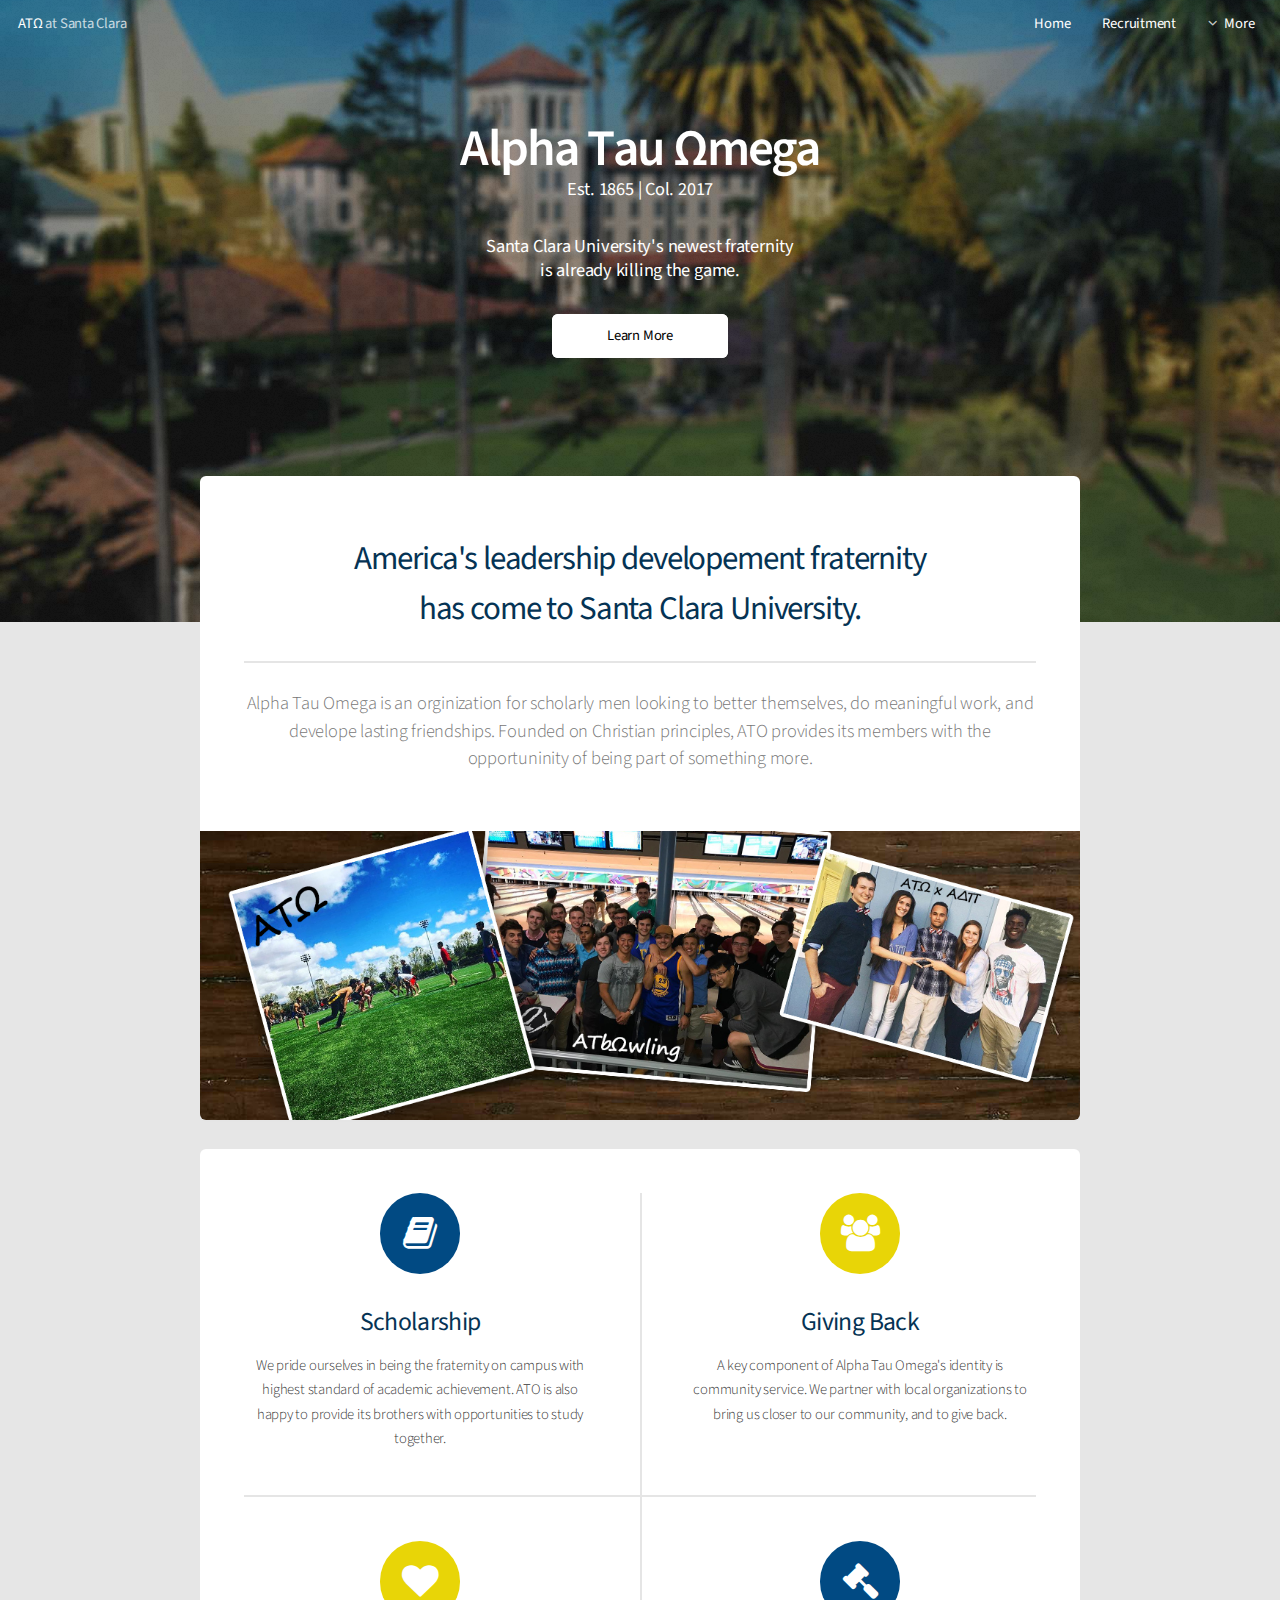
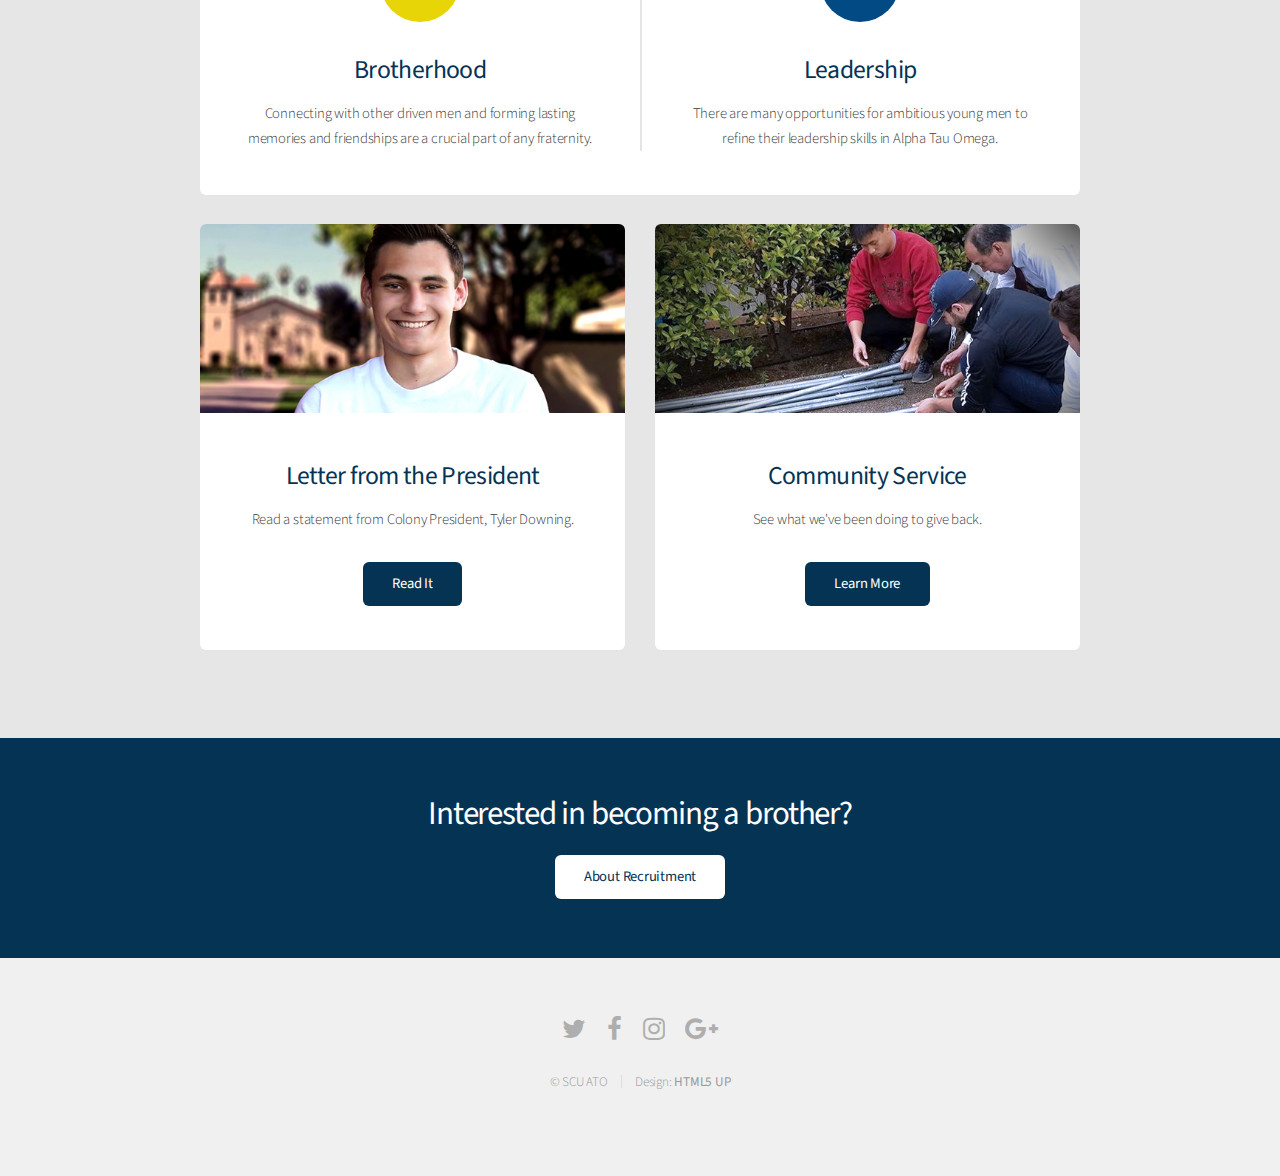
<file: index.html>
<!DOCTYPE HTML>
<!--
	Alpha by HTML5 UP
	html5up.net | @ajlkn
	Free for personal and commercial use under the CCA 3.0 license (html5up.net/license)
-->
<html>
	<head>
		<link rel="shortcut icon" href="/favicon.ico" type="image/x-icon">
		<link rel="icon" href="/favicon.ico" type="image/x-icon">
		<title>Alpha Tau Omega</title>
		<meta charset="utf-8" />
		<meta name="viewport" content="width=device-width, initial-scale=1" />
		<!--[if lte IE 8]><script src="assets/js/ie/html5shiv.js"></script><![endif]-->
		<link rel="stylesheet" href="assets/css/main.css" />
		<!--[if lte IE 8]><link rel="stylesheet" href="assets/css/ie8.css" /><![endif]-->
	</head>
	<body class="landing">
		<div id="page-wrapper">

			<!-- Header -->
				<header id="header" class="alt">
					<h1><a href="index.html">ΑΤΩ</a> at Santa Clara</h1>
					<nav id="nav">
						<ul>
							<li><a href="index.html">Home</a></li>
							<li><a href="recruitment.html">Recruitment</a></li>
							<li>
								<a href="#" class="icon fa-angle-down">More</a>
								<ul>
									<li><a href="letter.html">President's Letter</a></li>
									<li><a href="creed.html">The Creed</a></li>
									<li><a href="service.html">Community Service</a></li>
								</ul>
							</li>
							<!-- <li><a href="recruitment.html" class="button">Recruitment</a></li> -->
						</ul>
					</nav>
				</header>

			<!-- Banner -->
				<section id="banner">
					<h2>Αlpha Τau Ωmega</h2>
					
					<p>
						Est. 1865 | Col. 2017
					</p>
					<p>
						Santa Clara University's newest fraternity
						</br>
						is already killing the game.
					</p>
					<ul class="actions">
						<li><a href="letter.html" class="button special">Learn More</a></li>
					</ul>
				</section>

			<!-- Main -->
				<section id="main" class="container">

					<section class="box special">
						<header class="major">
							<h2>
							America's leadership developement fraternity
							<br />
							has come to Santa Clara University.
							</h2>
							<p>Alpha Tau Omega is an orginization for scholarly men looking to better themselves, do meaningful work,
							and develope lasting friendships. Founded on Christian principles, ATO provides its members with the
							opportuninity of being part of something more.</p>
						</header>
						<span class="image featured"><img src="images/banner_collage.jpg" alt="" /></span>
					</section>

					<section class="box special features">
						<div class="features-row">
							<section>
								<span class="icon major fa-book accent1"></span>
								<h3>Scholarship</h3>
								<p>We pride ourselves in being the fraternity on campus with highest standard of academic achievement. ATO is also happy to provide its brothers with opportunities to study together.</p>
							</section>
							<section>
								<span class="icon major fa-users accent2"></span>
								<h3>Giving Back</h3>
								<p>A key component of Alpha Tau Omega's identity is community service. We partner with local organizations to bring us closer to our community, and to give back.</p>
							</section>
						</div>
						<div class="features-row">
							<section>
								<span class="icon major fa-heart accent2"></span>
								<h3>Brotherhood</h3>
								<p>Connecting with other driven men and forming lasting memories and friendships are a crucial part of any fraternity.</p>
							</section>
							<section>
								<span class="icon major fa-gavel accent1"></span>
								<h3>Leadership</h3>
								<p>There are many opportunities for ambitious young men to refine their leadership skills in Alpha Tau Omega.</p>
							</section>
						</div>
					</section>

					<div class="row">
						<div class="6u 12u(narrower)">

							<section class="box special">
								<span class="image featured"><img src="images/smban_tyler.jpg" alt="" /></span>
								<h3>Letter from the President</h3>
								<p>Read a statement from Colony President, Tyler Downing.</p>
								<ul class="actions">
									<li><a href="letter.html" class="button">Read It</a></li>
								</ul>
							</section>

						</div>
						<div class="6u 12u(narrower)">

							<section class="box special">
								<span class="image featured"><img src="images/smban_service.jpg" alt="" /></span>
								<h3>Community Service</h3>
								<p>See what we've been doing to give back.</p>
								<ul class="actions">
									<li><a href="service.html" class="button">Learn More</a></li>
								</ul>
							</section>

						</div>
					</div>

				</section>

			<!-- CTA -->
				<section id="cta">

					<h2>Interested in becoming a brother?</h2>
					<!-- <p>Submit your email below to get in touch with our recruitment committee.</p> -->
					<a href="recruitment.html" class="button">About Recruitment</a>
					<!-- <form>
						<div class="row uniform 50%">
							<div class="8u 12u(mobilep)">
								<input type="email" name="email" id="email" placeholder="Email Address" />
							</div>
							<div class="4u 12u(mobilep)">
								<input type="submit" value="Sign Up" class="fit" />
							</div>
						</div>
					</form> -->

				</section>

			<!-- Footer -->
				<footer id="footer">
					<ul class="icons">
						<li><a href="https://twitter.com/scu_ato" class="icon fa-twitter"><span class="label">Twitter</span></a></li>
						<li><a href="https://www.facebook.com/SCUATO/" class="icon fa-facebook"><span class="label">Facebook</span></a></li>
						<li><a href="http://www.instagram.com/scu_ato" class="icon fa-instagram"><span class="label">Instagram</span></a></li>
						<li><a href="#" class="icon fa-google-plus"><span class="label">Google+</span></a></li>
					</ul>
					<ul class="copyright">
						<li>&copy; SCU ATO</li><li>Design: <a href="http://html5up.net">HTML5 UP</a></li>
					</ul>
				</footer>

		</div>

		<!-- Scripts -->
			<script src="assets/js/jquery.min.js"></script>
			<script src="assets/js/jquery.dropotron.min.js"></script>
			<script src="assets/js/jquery.scrollgress.min.js"></script>
			<script src="assets/js/skel.min.js"></script>
			<script src="assets/js/util.js"></script>
			<!--[if lte IE 8]><script src="assets/js/ie/respond.min.js"></script><![endif]-->
			<script src="assets/js/main.js"></script>

	</body>
</html>
</file>
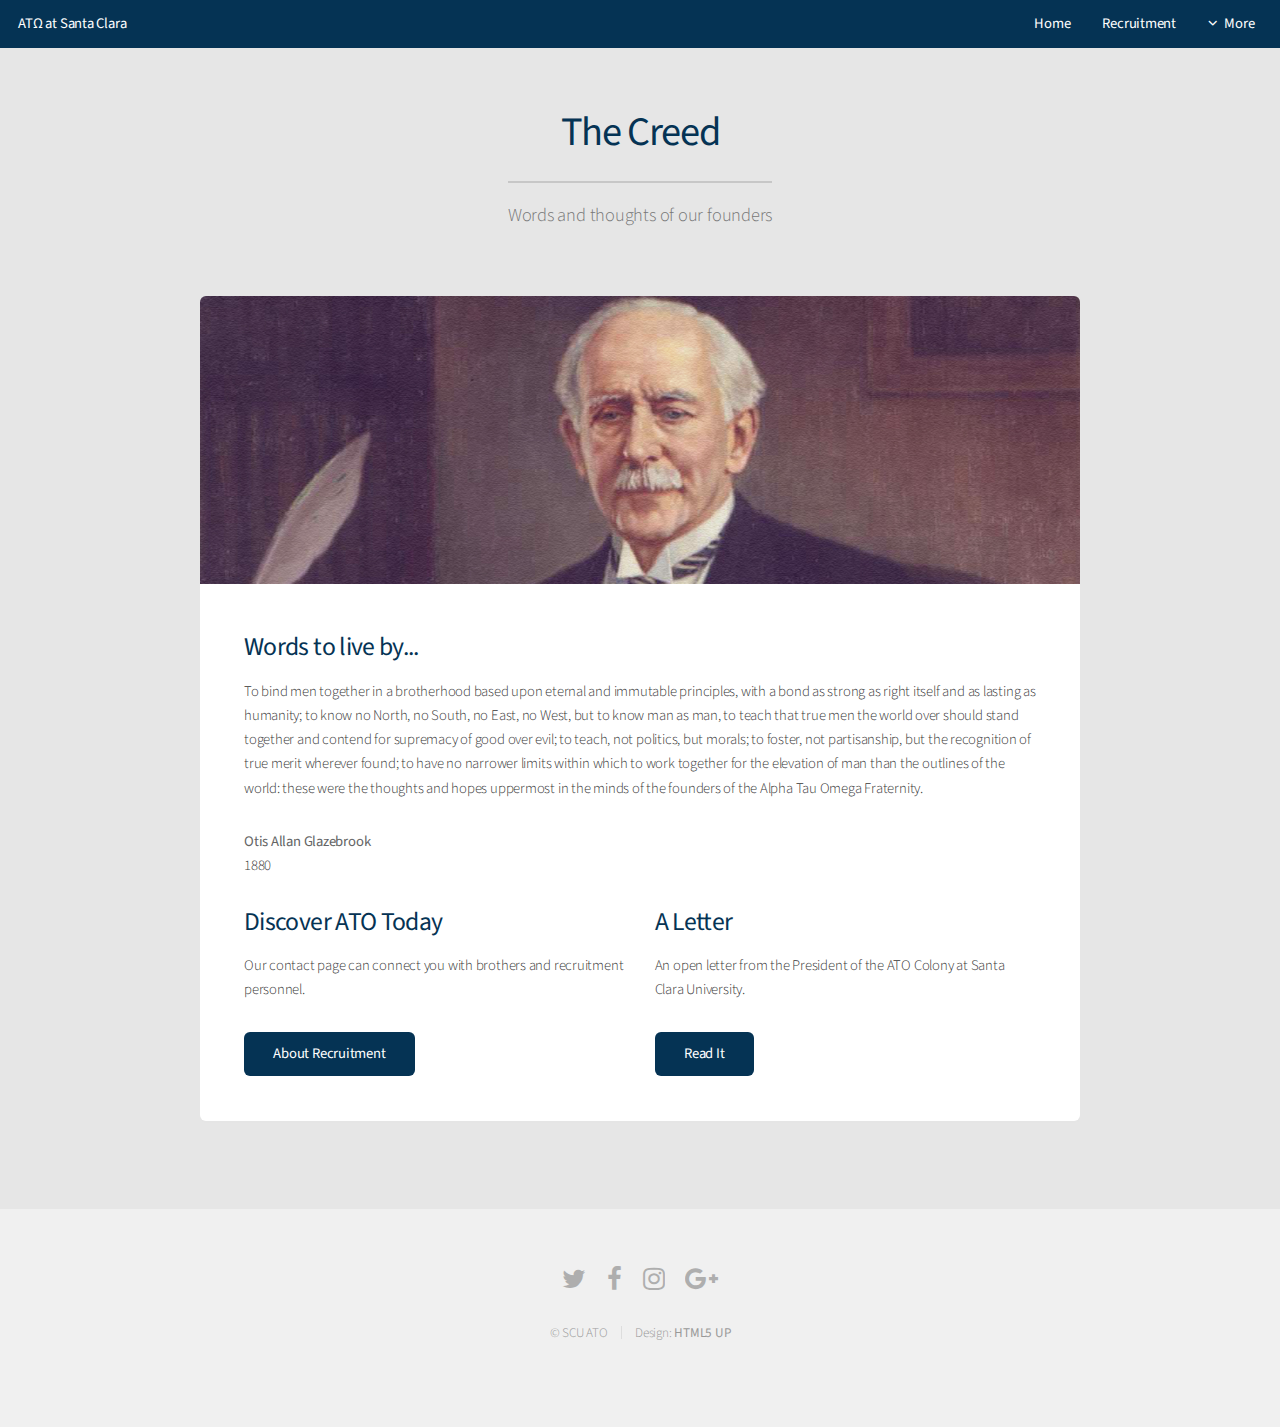
<file: creed.html>
<!DOCTYPE HTML>
<!--
	Alpha by HTML5 UP
	html5up.net | @ajlkn
	Free for personal and commercial use under the CCA 3.0 license (html5up.net/license)
-->
<html>
	<head>
		<link rel="shortcut icon" href="images/favicon.ico" type="image/x-icon">
		<link rel="icon" href="images/favicon.ico" type="image/x-icon">
		<title>The Creed - ΑΤΩ</title>
		<meta charset="utf-8" />
		<meta name="viewport" content="width=device-width, initial-scale=1" />
		<!--[if lte IE 8]><script src="assets/js/ie/html5shiv.js"></script><![endif]-->
		<link rel="stylesheet" href="assets/css/main.css" />
		<!--[if lte IE 8]><link rel="stylesheet" href="assets/css/ie8.css" /><![endif]-->
	</head>
	<body>
		<div id="page-wrapper">

			<!-- Header -->
				<header id="header">
					<h1><a href="index.html">ΑΤΩ</a> at Santa Clara</h1>
					<nav id="nav">
						<ul>
							<li><a href="index.html">Home</a></li>
							<li><a href="recruitment.html">Recruitment</a></li>
							<li>
								<a href="#" class="icon fa-angle-down">More</a>
								<ul>
									<li><a href="letter.html">President's Letter</a></li>
									<li><a href="creed.html">The Creed</a></li>
									<li><a href="service.html">Community Service</a></li>
								</ul>
							</li>
							<!-- <li><a href="recruitment.html" class="button">Recruitment</a></li> -->
						</ul>
					</nav>
				</header>


			<!-- Main -->
				<section id="main" class="container">
					<header>
						<h2>The Creed</h2>
						<p>Words and thoughts of our founders</p>
					</header>
					<div class="box">
						<span class="image featured"><img src="images/banner_oag.jpg" alt=""/></span>
						<h3>Words to live by...</h3>
						<p>To bind men together in a brotherhood based upon eternal and immutable principles, with a bond as strong as right itself and as lasting as humanity; to know no North, no South, no East, no West, but to know man as man, to teach that true men the world over should stand together and contend for supremacy of good over evil; to teach, not politics, but morals; to foster, not partisanship, but the recognition of true merit wherever found; to have no narrower limits within which to work together for the elevation of man than the outlines of the world: these were the thoughts and hopes uppermost in the minds of the founders of the Alpha Tau Omega Fraternity.</p>
						<b>Otis Allan Glazebrook</b>
						</br>
						1880
						</br></br>
						<div class="row">
							<div class="6u 12u(mobilep)">
								<h3>Discover ATO Today</h3>
								<p>Our contact page can connect you with brothers and recruitment personnel.</p>
								<a href="recruitment.html" class="button">About Recruitment</a>
							</div>
							<div class="6u 12u(mobilep)">
								<h3>A Letter</h3>
								<p>An open letter from the President of the ATO Colony at Santa Clara University.</p>
								<a href="letter.html" class="button">Read It</a>
							</div>
						</div>
					</div>
				</section>

			<!-- Footer -->
				<footer id="footer">
					<ul class="icons">
						<li><a href="https://twitter.com/scu_ato" class="icon fa-twitter"><span class="label">Twitter</span></a></li>
						<li><a href="https://www.facebook.com/SCUATO/" class="icon fa-facebook"><span class="label">Facebook</span></a></li>
						<li><a href="http://www.instagram.com/scu_ato" class="icon fa-instagram"><span class="label">Instagram</span></a></li>
						<li><a href="#" class="icon fa-google-plus"><span class="label">Google+</span></a></li>
					</ul>
					<ul class="copyright">
						<li>&copy; SCU ATO</li><li>Design: <a href="http://html5up.net">HTML5 UP</a></li>
					</ul>
				</footer>

		</div>

		<!-- Scripts -->
			<script src="assets/js/jquery.min.js"></script>
			<script src="assets/js/jquery.dropotron.min.js"></script>
			<script src="assets/js/jquery.scrollgress.min.js"></script>
			<script src="assets/js/skel.min.js"></script>
			<script src="assets/js/util.js"></script>
			<!--[if lte IE 8]><script src="assets/js/ie/respond.min.js"></script><![endif]-->
			<script src="assets/js/main.js"></script>

	</body>
</html>
</file>
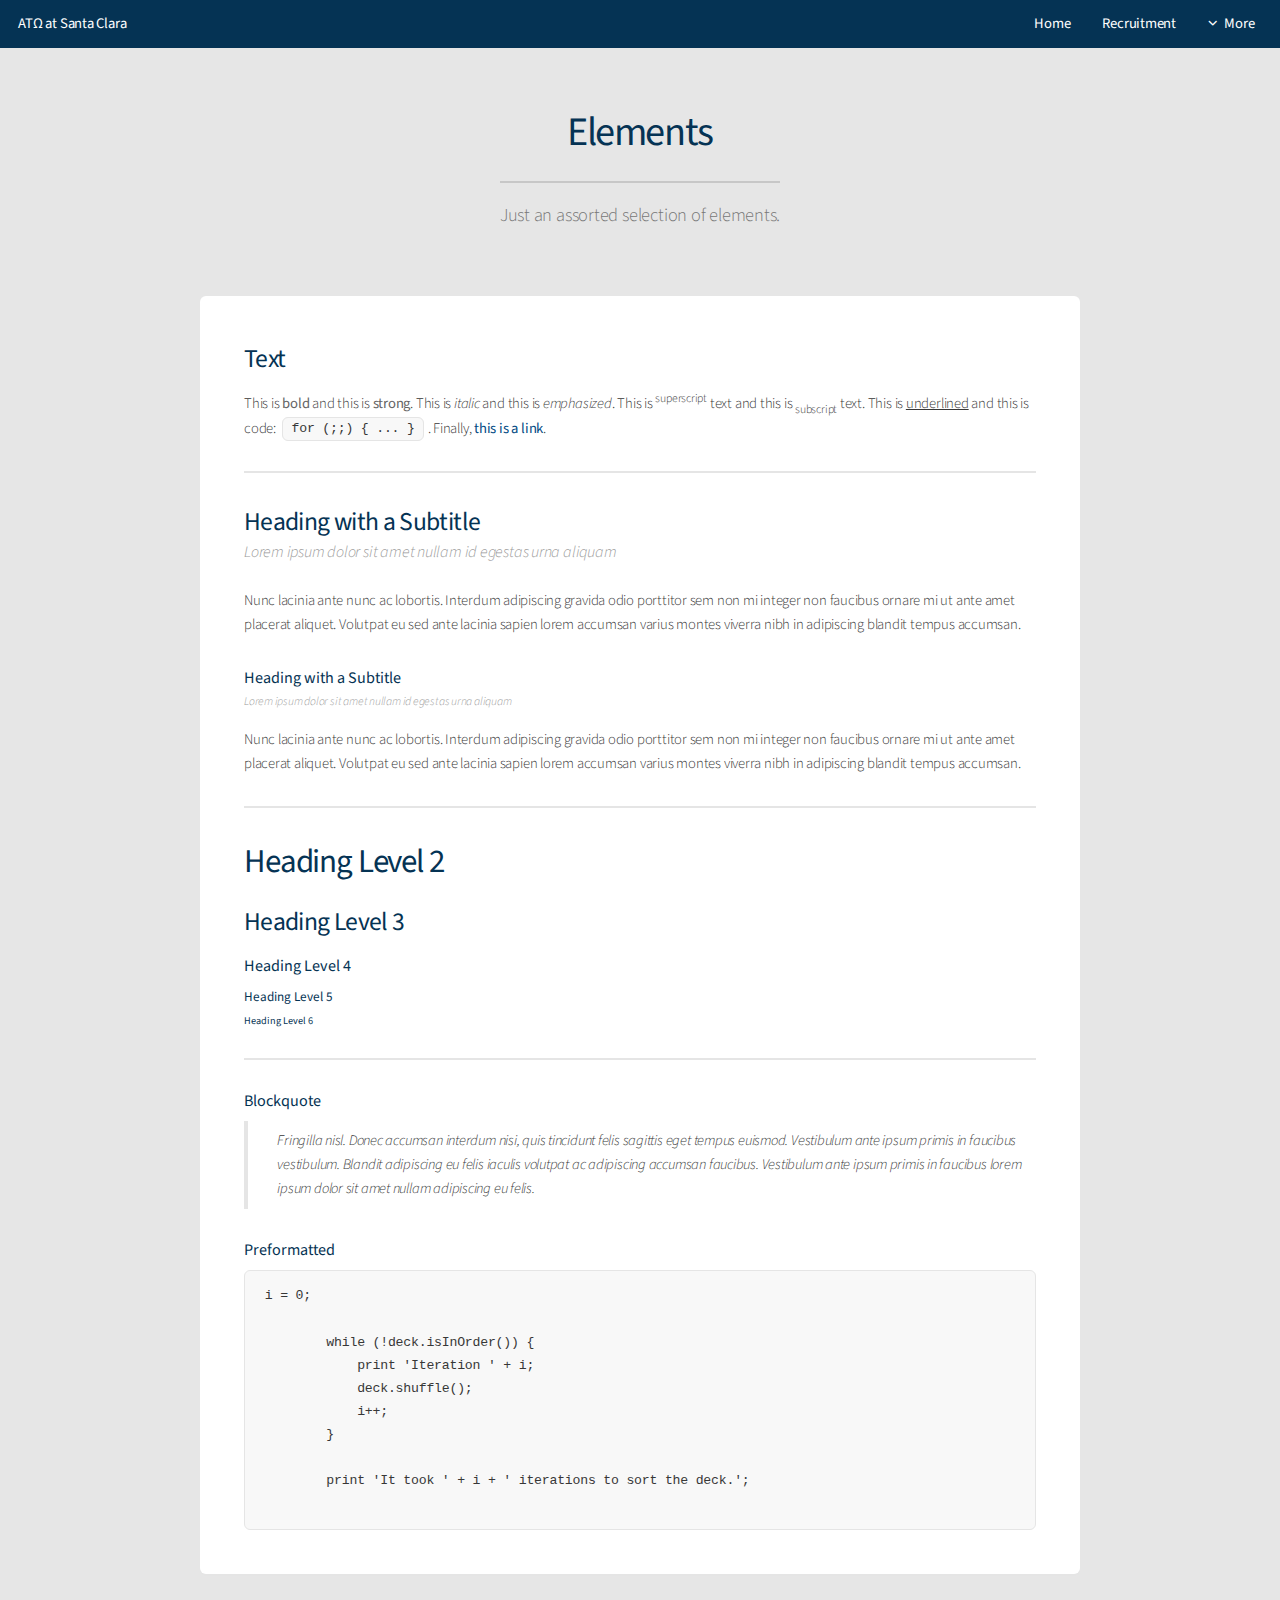
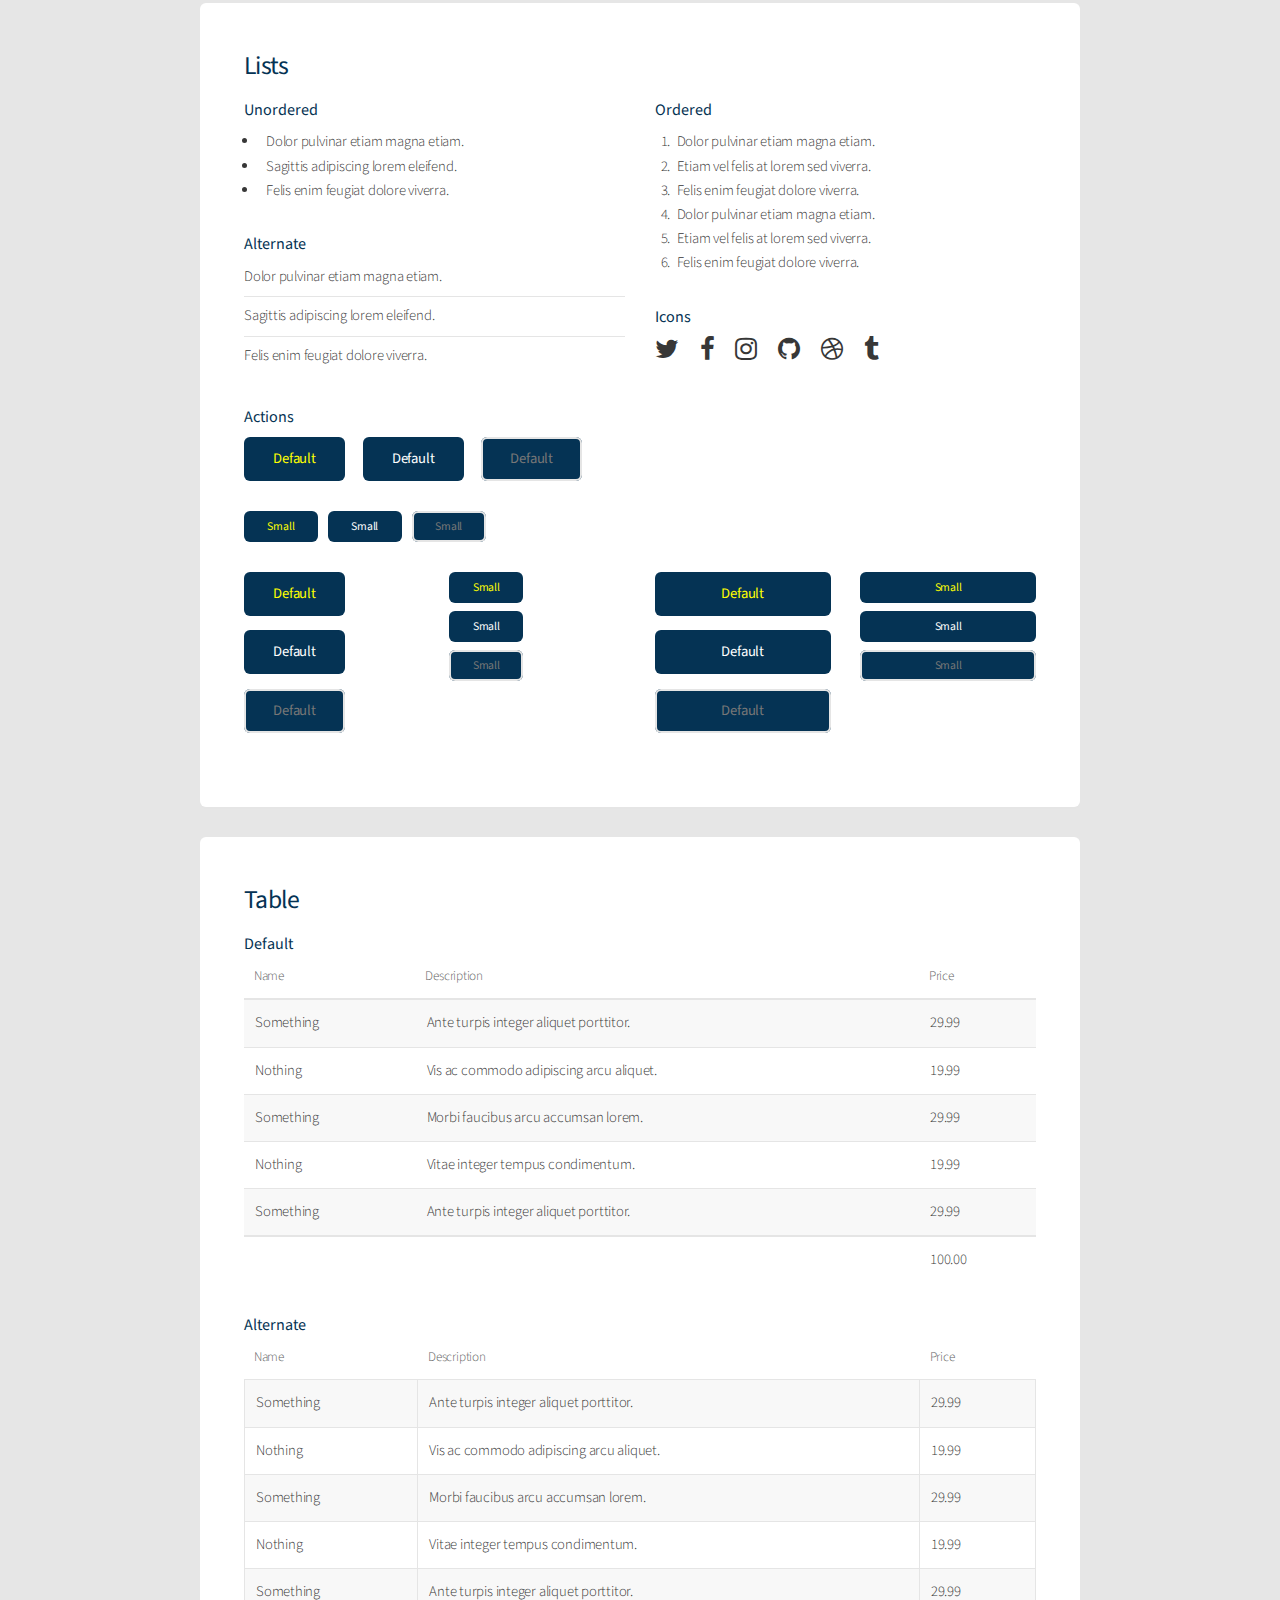
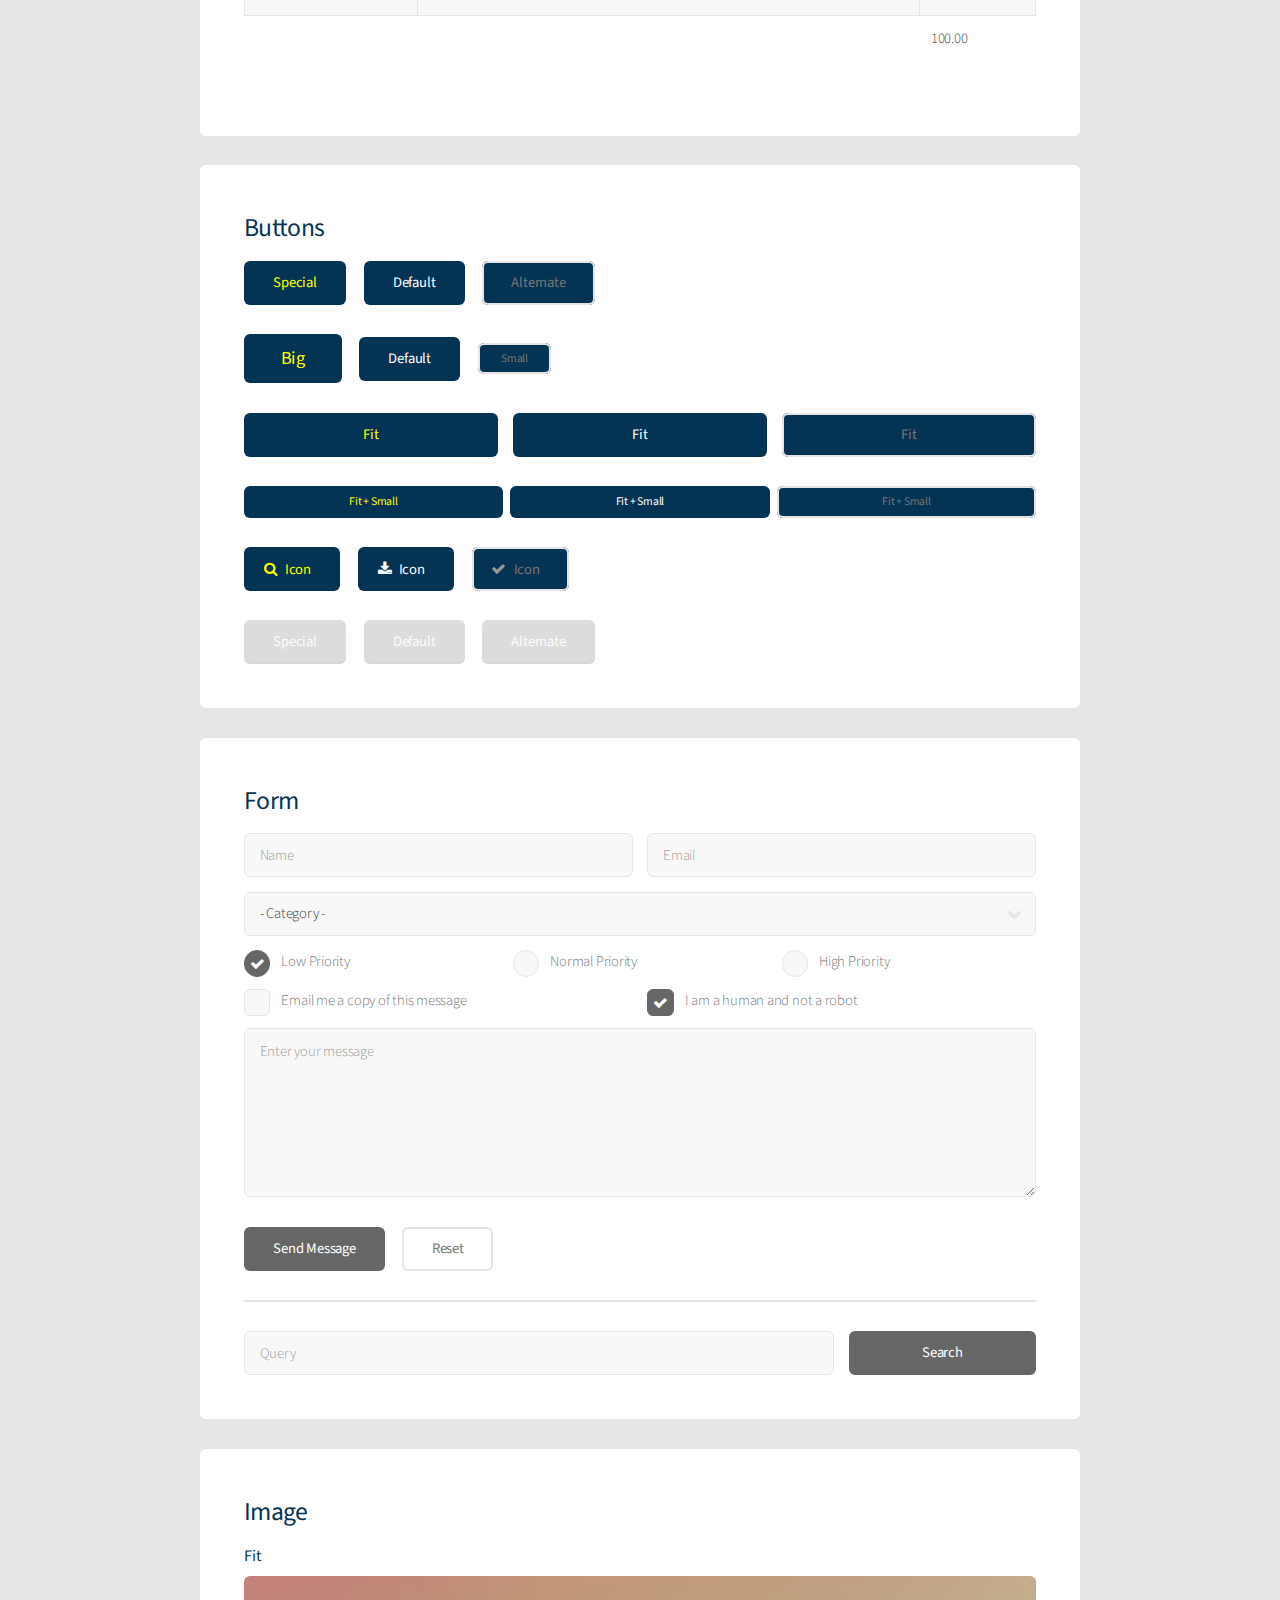
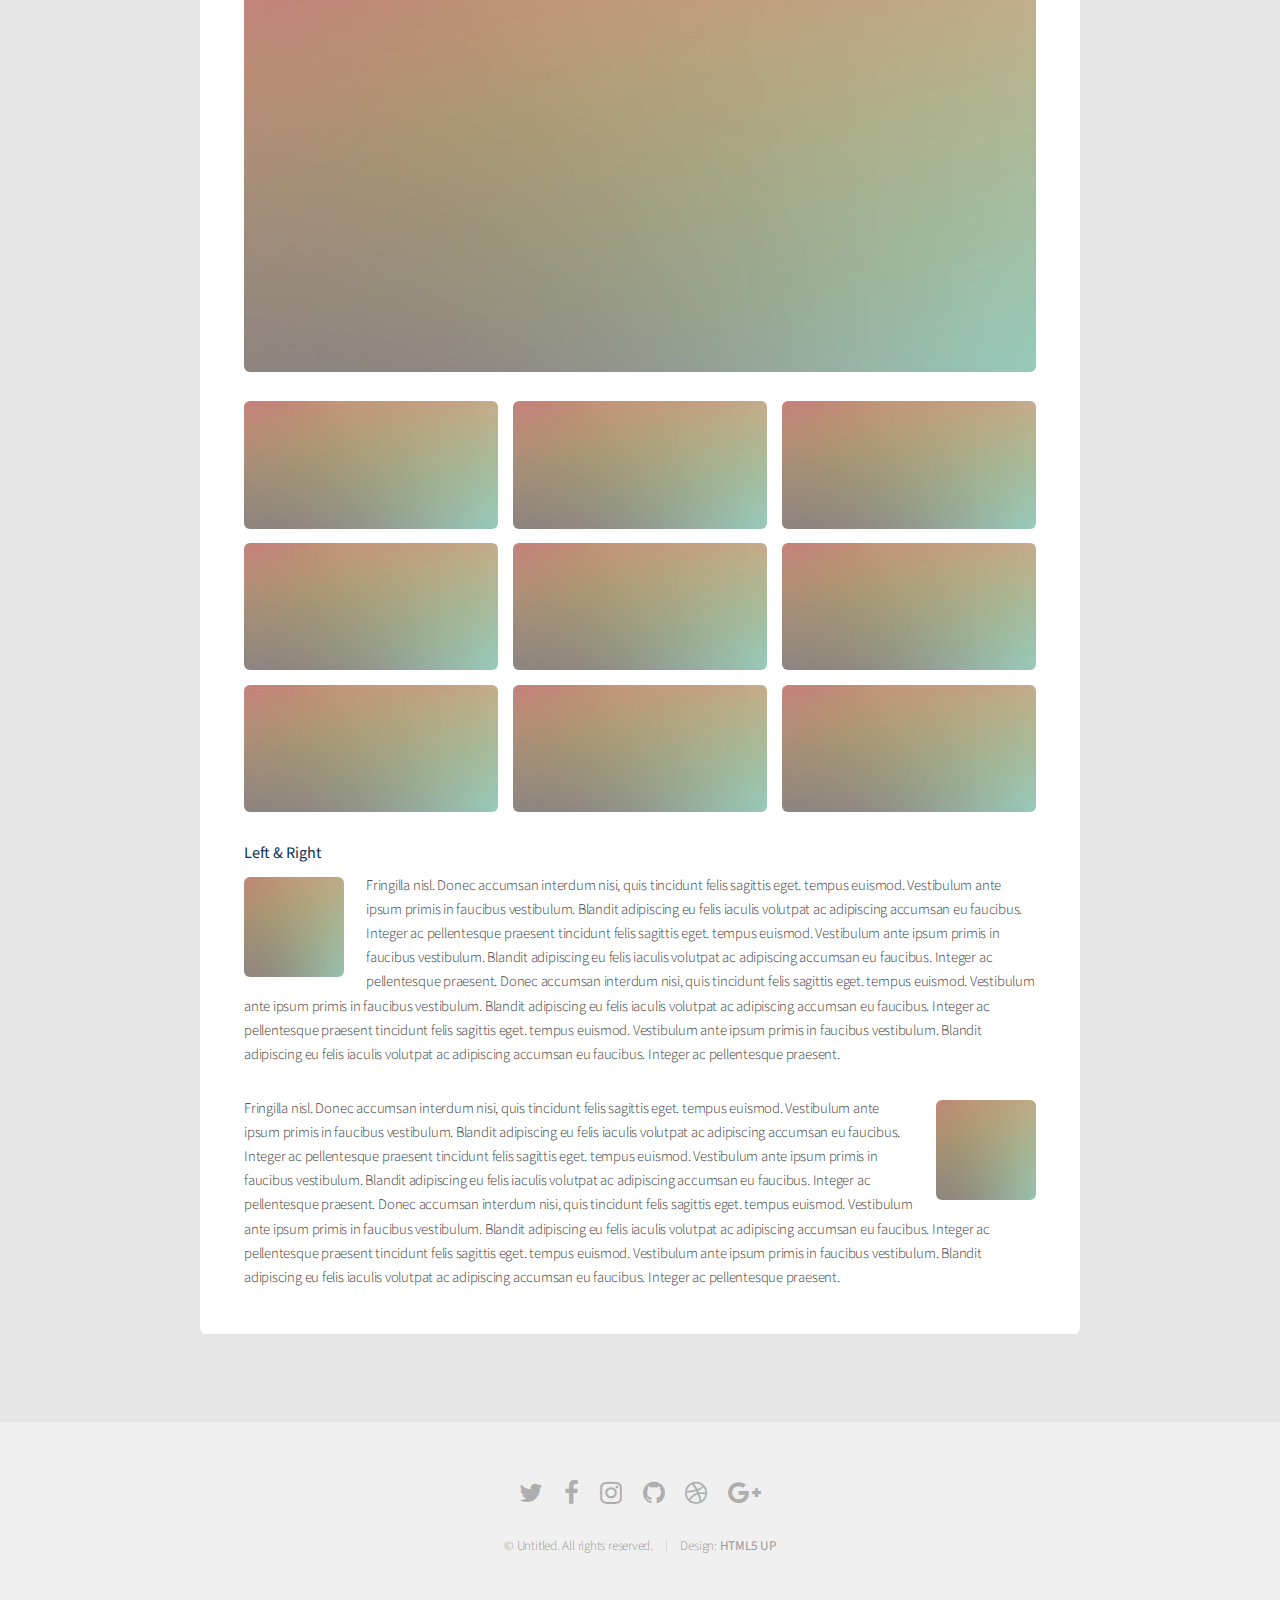
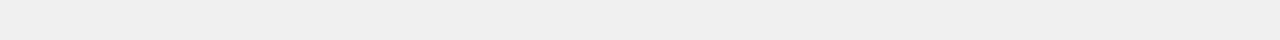
<file: elements.html>
<!DOCTYPE HTML>
<!--
	Alpha by HTML5 UP
	html5up.net | @ajlkn
	Free for personal and commercial use under the CCA 3.0 license (html5up.net/license)
-->
<html>
	<head>
		<title>Elements - Alpha by HTML5 UP</title>
		<meta charset="utf-8" />
		<meta name="viewport" content="width=device-width, initial-scale=1" />
		<!--[if lte IE 8]><script src="assets/js/ie/html5shiv.js"></script><![endif]-->
		<link rel="stylesheet" href="assets/css/main.css" />
		<!--[if lte IE 8]><link rel="stylesheet" href="assets/css/ie8.css" /><![endif]-->
	</head>
	<body>
		<div id="page-wrapper">

			<!-- Header -->
				<header id="header">
					<h1><a href="index.html">ΑΤΩ</a> at Santa Clara</h1>
					<nav id="nav">
						<ul>
							<li><a href="index.html">Home</a></li>
							<li><a href="recruitment.html">Recruitment</a></li>
							<li>
								<a href="#" class="icon fa-angle-down">More</a>
								<ul>
									<li><a href="letter.html">President's Letter</a></li>
									<li><a href="creed.html">The Creed</a></li>
									<li><a href="service.html">Community Service</a></li>
								</ul>
							</li>
							<!-- <li><a href="recruitment.html" class="button">Recruitment</a></li> -->
						</ul>
					</nav>
				</header>


			<!-- Main -->
				<section id="main" class="container">
					<header>
						<h2>Elements</h2>
						<p>Just an assorted selection of elements.</p>
					</header>
					<div class="row">
						<div class="12u">

							<!-- Text -->
								<section class="box">
									<h3>Text</h3>
									<p>This is <b>bold</b> and this is <strong>strong</strong>. This is <i>italic</i> and this is <em>emphasized</em>.
									This is <sup>superscript</sup> text and this is <sub>subscript</sub> text.
									This is <u>underlined</u> and this is code: <code>for (;;) { ... }</code>. Finally, <a href="#">this is a link</a>.</p>

									<hr />

									<header>
										<h3>Heading with a Subtitle</h3>
										<p>Lorem ipsum dolor sit amet nullam id egestas urna aliquam</p>
									</header>
									<p>Nunc lacinia ante nunc ac lobortis. Interdum adipiscing gravida odio porttitor sem non mi integer non faucibus ornare mi ut ante amet placerat aliquet. Volutpat eu sed ante lacinia sapien lorem accumsan varius montes viverra nibh in adipiscing blandit tempus accumsan.</p>
									<header>
										<h4>Heading with a Subtitle</h4>
										<p>Lorem ipsum dolor sit amet nullam id egestas urna aliquam</p>
									</header>
									<p>Nunc lacinia ante nunc ac lobortis. Interdum adipiscing gravida odio porttitor sem non mi integer non faucibus ornare mi ut ante amet placerat aliquet. Volutpat eu sed ante lacinia sapien lorem accumsan varius montes viverra nibh in adipiscing blandit tempus accumsan.</p>

									<hr />

									<h2>Heading Level 2</h2>
									<h3>Heading Level 3</h3>
									<h4>Heading Level 4</h4>
									<h5>Heading Level 5</h5>
									<h6>Heading Level 6</h6>

									<hr />

									<h4>Blockquote</h4>
									<blockquote>Fringilla nisl. Donec accumsan interdum nisi, quis tincidunt felis sagittis eget tempus euismod. Vestibulum ante ipsum primis in faucibus vestibulum. Blandit adipiscing eu felis iaculis volutpat ac adipiscing accumsan faucibus. Vestibulum ante ipsum primis in faucibus lorem ipsum dolor sit amet nullam adipiscing eu felis.</blockquote>

									<h4>Preformatted</h4>
									<pre>i = 0;

	while (!deck.isInOrder()) {
	    print 'Iteration ' + i;
	    deck.shuffle();
	    i++;
	}

	print 'It took ' + i + ' iterations to sort the deck.';
	</pre>
								</section>

						</div>
					</div>
					<div class="row">
						<div class="12u">

							<!-- Lists -->
								<section class="box">
									<h3>Lists</h3>
									<div class="row">
										<div class="6u 12u(mobilep)">

											<h4>Unordered</h4>
											<ul>
												<li>Dolor pulvinar etiam magna etiam.</li>
												<li>Sagittis adipiscing lorem eleifend.</li>
												<li>Felis enim feugiat dolore viverra.</li>
											</ul>

											<h4>Alternate</h4>
											<ul class="alt">
												<li>Dolor pulvinar etiam magna etiam.</li>
												<li>Sagittis adipiscing lorem eleifend.</li>
												<li>Felis enim feugiat dolore viverra.</li>
											</ul>

										</div>
										<div class="6u 12u(mobilep)">

											<h4>Ordered</h4>
											<ol>
												<li>Dolor pulvinar etiam magna etiam.</li>
												<li>Etiam vel felis at lorem sed viverra.</li>
												<li>Felis enim feugiat dolore viverra.</li>
												<li>Dolor pulvinar etiam magna etiam.</li>
												<li>Etiam vel felis at lorem sed viverra.</li>
												<li>Felis enim feugiat dolore viverra.</li>
											</ol>

											<h4>Icons</h4>
											<ul class="icons">
												<li><a href="#" class="icon fa-twitter"><span class="label">Twitter</span></a></li>
												<li><a href="#" class="icon fa-facebook"><span class="label">Facebook</span></a></li>
												<li><a href="#" class="icon fa-instagram"><span class="label">Instagram</span></a></li>
												<li><a href="#" class="icon fa-github"><span class="label">Github</span></a></li>
												<li><a href="#" class="icon fa-dribbble"><span class="label">Dribbble</span></a></li>
												<li><a href="#" class="icon fa-tumblr"><span class="label">Tumblr</span></a></li>
											</ul>

										</div>
									</div>

									<h4>Actions</h4>
									<ul class="actions">
										<li><a href="#" class="button special">Default</a></li>
										<li><a href="#" class="button">Default</a></li>
										<li><a href="#" class="button alt">Default</a></li>
									</ul>
									<ul class="actions small">
										<li><a href="#" class="button special small">Small</a></li>
										<li><a href="#" class="button small">Small</a></li>
										<li><a href="#" class="button alt small">Small</a></li>
									</ul>
									<div class="row">
										<div class="3u 6u(narrower) 12u$(mobilep)">
											<ul class="actions vertical">
												<li><a href="#" class="button special">Default</a></li>
												<li><a href="#" class="button">Default</a></li>
												<li><a href="#" class="button alt">Default</a></li>
											</ul>
										</div>
										<div class="3u 6u$(narrower) 12u$(mobilep)">
											<ul class="actions vertical small">
												<li><a href="#" class="button special small">Small</a></li>
												<li><a href="#" class="button small">Small</a></li>
												<li><a href="#" class="button alt small">Small</a></li>
											</ul>
										</div>
										<div class="3u 6u(narrower) 12u$(mobilep)">
											<ul class="actions vertical">
												<li><a href="#" class="button special fit">Default</a></li>
												<li><a href="#" class="button fit">Default</a></li>
												<li><a href="#" class="button alt fit">Default</a></li>
											</ul>
										</div>
										<div class="3u 6u$(narrower) 12u$(mobilep)">
											<ul class="actions vertical small">
												<li><a href="#" class="button special small fit">Small</a></li>
												<li><a href="#" class="button small fit">Small</a></li>
												<li><a href="#" class="button alt small fit">Small</a></li>
											</ul>
										</div>
									</div>
								</section>

						</div>
					</div>
					<div class="row">
						<div class="12u">

							<!-- Table -->
								<section class="box">
									<h3>Table</h3>

									<h4>Default</h4>
									<div class="table-wrapper">
										<table>
											<thead>
												<tr>
													<th>Name</th>
													<th>Description</th>
													<th>Price</th>
												</tr>
											</thead>
											<tbody>
												<tr>
													<td>Something</td>
													<td>Ante turpis integer aliquet porttitor.</td>
													<td>29.99</td>
												</tr>
												<tr>
													<td>Nothing</td>
													<td>Vis ac commodo adipiscing arcu aliquet.</td>
													<td>19.99</td>
												</tr>
												<tr>
													<td>Something</td>
													<td> Morbi faucibus arcu accumsan lorem.</td>
													<td>29.99</td>
												</tr>
												<tr>
													<td>Nothing</td>
													<td>Vitae integer tempus condimentum.</td>
													<td>19.99</td>
												</tr>
												<tr>
													<td>Something</td>
													<td>Ante turpis integer aliquet porttitor.</td>
													<td>29.99</td>
												</tr>
											</tbody>
											<tfoot>
												<tr>
													<td colspan="2"></td>
													<td>100.00</td>
												</tr>
											</tfoot>
										</table>
									</div>

									<h4>Alternate</h4>
									<div class="table-wrapper">
										<table class="alt">
											<thead>
												<tr>
													<th>Name</th>
													<th>Description</th>
													<th>Price</th>
												</tr>
											</thead>
											<tbody>
												<tr>
													<td>Something</td>
													<td>Ante turpis integer aliquet porttitor.</td>
													<td>29.99</td>
												</tr>
												<tr>
													<td>Nothing</td>
													<td>Vis ac commodo adipiscing arcu aliquet.</td>
													<td>19.99</td>
												</tr>
												<tr>
													<td>Something</td>
													<td> Morbi faucibus arcu accumsan lorem.</td>
													<td>29.99</td>
												</tr>
												<tr>
													<td>Nothing</td>
													<td>Vitae integer tempus condimentum.</td>
													<td>19.99</td>
												</tr>
												<tr>
													<td>Something</td>
													<td>Ante turpis integer aliquet porttitor.</td>
													<td>29.99</td>
												</tr>
											</tbody>
											<tfoot>
												<tr>
													<td colspan="2"></td>
													<td>100.00</td>
												</tr>
											</tfoot>
										</table>
									</div>
								</section>

						</div>
					</div>
					<div class="row">
						<div class="12u">

							<!-- Buttons -->
								<section class="box">
									<h3>Buttons</h3>
									<ul class="actions">
										<li><a href="#" class="button special">Special</a></li>
										<li><a href="#" class="button">Default</a></li>
										<li><a href="#" class="button alt">Alternate</a></li>
									</ul>
									<ul class="actions">
										<li><a href="#" class="button special big">Big</a></li>
										<li><a href="#" class="button">Default</a></li>
										<li><a href="#" class="button alt small">Small</a></li>
									</ul>
									<ul class="actions fit">
										<li><a href="#" class="button special fit">Fit</a></li>
										<li><a href="#" class="button fit">Fit</a></li>
										<li><a href="#" class="button alt fit">Fit</a></li>
									</ul>
									<ul class="actions fit small">
										<li><a href="#" class="button special fit small">Fit + Small</a></li>
										<li><a href="#" class="button fit small">Fit + Small</a></li>
										<li><a href="#" class="button alt fit small">Fit + Small</a></li>
									</ul>
									<ul class="actions">
										<li><a href="#" class="button special icon fa-search">Icon</a></li>
										<li><a href="#" class="button icon fa-download">Icon</a></li>
										<li><a href="#" class="button alt icon fa-check">Icon</a></li>
									</ul>
									<ul class="actions">
										<li><span class="button special disabled">Special</span></li>
										<li><span class="button disabled">Default</span></li>
										<li><span class="button alt disabled">Alternate</span></li>
									</ul>
								</section>

						</div>
					</div>
					<div class="row">
						<div class="12u">

							<!-- Form -->
								<section class="box">
									<h3>Form</h3>
									<form method="post" action="#">
										<div class="row uniform 50%">
											<div class="6u 12u(mobilep)">
												<input type="text" name="name" id="name" value="" placeholder="Name" />
											</div>
											<div class="6u 12u(mobilep)">
												<input type="email" name="email" id="email" value="" placeholder="Email" />
											</div>
										</div>
										<div class="row uniform 50%">
											<div class="12u">
												<div class="select-wrapper">
													<select name="category" id="category">
														<option value="">- Category -</option>
														<option value="1">Manufacturing</option>
														<option value="1">Shipping</option>
														<option value="1">Administration</option>
														<option value="1">Human Resources</option>
													</select>
												</div>
											</div>
										</div>
										<div class="row uniform 50%">
											<div class="4u 12u(narrower)">
												<input type="radio" id="priority-low" name="priority" checked>
												<label for="priority-low">Low Priority</label>
											</div>
											<div class="4u 12u(narrower)">
												<input type="radio" id="priority-normal" name="priority">
												<label for="priority-normal">Normal Priority</label>
											</div>
											<div class="4u 12u(narrower)">
												<input type="radio" id="priority-high" name="priority">
												<label for="priority-high">High Priority</label>
											</div>
										</div>
										<div class="row uniform 50%">
											<div class="6u 12u(narrower)">
												<input type="checkbox" id="copy" name="copy">
												<label for="copy">Email me a copy of this message</label>
											</div>
											<div class="6u 12u(narrower)">
												<input type="checkbox" id="human" name="human" checked>
												<label for="human">I am a human and not a robot</label>
											</div>
										</div>
										<div class="row uniform 50%">
											<div class="12u">
												<textarea name="message" id="message" placeholder="Enter your message" rows="6"></textarea>
											</div>
										</div>
										<div class="row uniform">
											<div class="12u">
												<ul class="actions">
													<li><input type="submit" value="Send Message" /></li>
													<li><input type="reset" value="Reset" class="alt" /></li>
												</ul>
											</div>
										</div>
									</form>

									<hr />

									<form method="post" action="#">
										<div class="row uniform 50%">
											<div class="9u 12u(mobilep)">
												<input type="text" name="query" id="query" value="" placeholder="Query" />
											</div>
											<div class="3u 12u(mobilep)">
												<input type="submit" value="Search" class="fit" />
											</div>
										</div>
									</form>
								</section>

						</div>
					</div>
					<div class="row">
						<div class="12u">

							<!-- Image -->
								<section class="box">
									<h3>Image</h3>
									<h4>Fit</h4>
									<span class="image fit"><img src="images/pic04.jpg" alt="" /></span>
									<div class="box alt">
										<div class="row no-collapse 50% uniform">
											<div class="4u"><span class="image fit"><img src="images/pic04.jpg" alt="" /></span></div>
											<div class="4u"><span class="image fit"><img src="images/pic04.jpg" alt="" /></span></div>
											<div class="4u"><span class="image fit"><img src="images/pic04.jpg" alt="" /></span></div>
										</div>
										<div class="row no-collapse 50% uniform">
											<div class="4u"><span class="image fit"><img src="images/pic04.jpg" alt="" /></span></div>
											<div class="4u"><span class="image fit"><img src="images/pic04.jpg" alt="" /></span></div>
											<div class="4u"><span class="image fit"><img src="images/pic04.jpg" alt="" /></span></div>
										</div>
										<div class="row no-collapse 50% uniform">
											<div class="4u"><span class="image fit"><img src="images/pic04.jpg" alt="" /></span></div>
											<div class="4u"><span class="image fit"><img src="images/pic04.jpg" alt="" /></span></div>
											<div class="4u"><span class="image fit"><img src="images/pic04.jpg" alt="" /></span></div>
										</div>
									</div>

									<h4>Left &amp; Right</h4>
									<p><span class="image left"><img src="images/pic05.jpg" alt="" /></span>Fringilla nisl. Donec accumsan interdum nisi, quis tincidunt felis sagittis eget. tempus euismod. Vestibulum ante ipsum primis in faucibus vestibulum. Blandit adipiscing eu felis iaculis volutpat ac adipiscing accumsan eu faucibus. Integer ac pellentesque praesent tincidunt felis sagittis eget. tempus euismod. Vestibulum ante ipsum primis in faucibus vestibulum. Blandit adipiscing eu felis iaculis volutpat ac adipiscing accumsan eu faucibus. Integer ac pellentesque praesent. Donec accumsan interdum nisi, quis tincidunt felis sagittis eget. tempus euismod. Vestibulum ante ipsum primis in faucibus vestibulum. Blandit adipiscing eu felis iaculis volutpat ac adipiscing accumsan eu faucibus. Integer ac pellentesque praesent tincidunt felis sagittis eget. tempus euismod. Vestibulum ante ipsum primis in faucibus vestibulum. Blandit adipiscing eu felis iaculis volutpat ac adipiscing accumsan eu faucibus. Integer ac pellentesque praesent.</p>
									<p><span class="image right"><img src="images/pic05.jpg" alt="" /></span>Fringilla nisl. Donec accumsan interdum nisi, quis tincidunt felis sagittis eget. tempus euismod. Vestibulum ante ipsum primis in faucibus vestibulum. Blandit adipiscing eu felis iaculis volutpat ac adipiscing accumsan eu faucibus. Integer ac pellentesque praesent tincidunt felis sagittis eget. tempus euismod. Vestibulum ante ipsum primis in faucibus vestibulum. Blandit adipiscing eu felis iaculis volutpat ac adipiscing accumsan eu faucibus. Integer ac pellentesque praesent. Donec accumsan interdum nisi, quis tincidunt felis sagittis eget. tempus euismod. Vestibulum ante ipsum primis in faucibus vestibulum. Blandit adipiscing eu felis iaculis volutpat ac adipiscing accumsan eu faucibus. Integer ac pellentesque praesent tincidunt felis sagittis eget. tempus euismod. Vestibulum ante ipsum primis in faucibus vestibulum. Blandit adipiscing eu felis iaculis volutpat ac adipiscing accumsan eu faucibus. Integer ac pellentesque praesent.</p>
								</section>

						</div>
					</div>
				</section>

			<!-- Footer -->
				<footer id="footer">
					<ul class="icons">
						<li><a href="#" class="icon fa-twitter"><span class="label">Twitter</span></a></li>
						<li><a href="#" class="icon fa-facebook"><span class="label">Facebook</span></a></li>
						<li><a href="#" class="icon fa-instagram"><span class="label">Instagram</span></a></li>
						<li><a href="#" class="icon fa-github"><span class="label">Github</span></a></li>
						<li><a href="#" class="icon fa-dribbble"><span class="label">Dribbble</span></a></li>
						<li><a href="#" class="icon fa-google-plus"><span class="label">Google+</span></a></li>
					</ul>
					<ul class="copyright">
						<li>&copy; Untitled. All rights reserved.</li><li>Design: <a href="http://html5up.net">HTML5 UP</a></li>
					</ul>
				</footer>

		</div>

		<!-- Scripts -->
			<script src="assets/js/jquery.min.js"></script>
			<script src="assets/js/jquery.dropotron.min.js"></script>
			<script src="assets/js/jquery.scrollgress.min.js"></script>
			<script src="assets/js/skel.min.js"></script>
			<script src="assets/js/util.js"></script>
			<!--[if lte IE 8]><script src="assets/js/ie/respond.min.js"></script><![endif]-->
			<script src="assets/js/main.js"></script>

	</body>
</html>
</file>
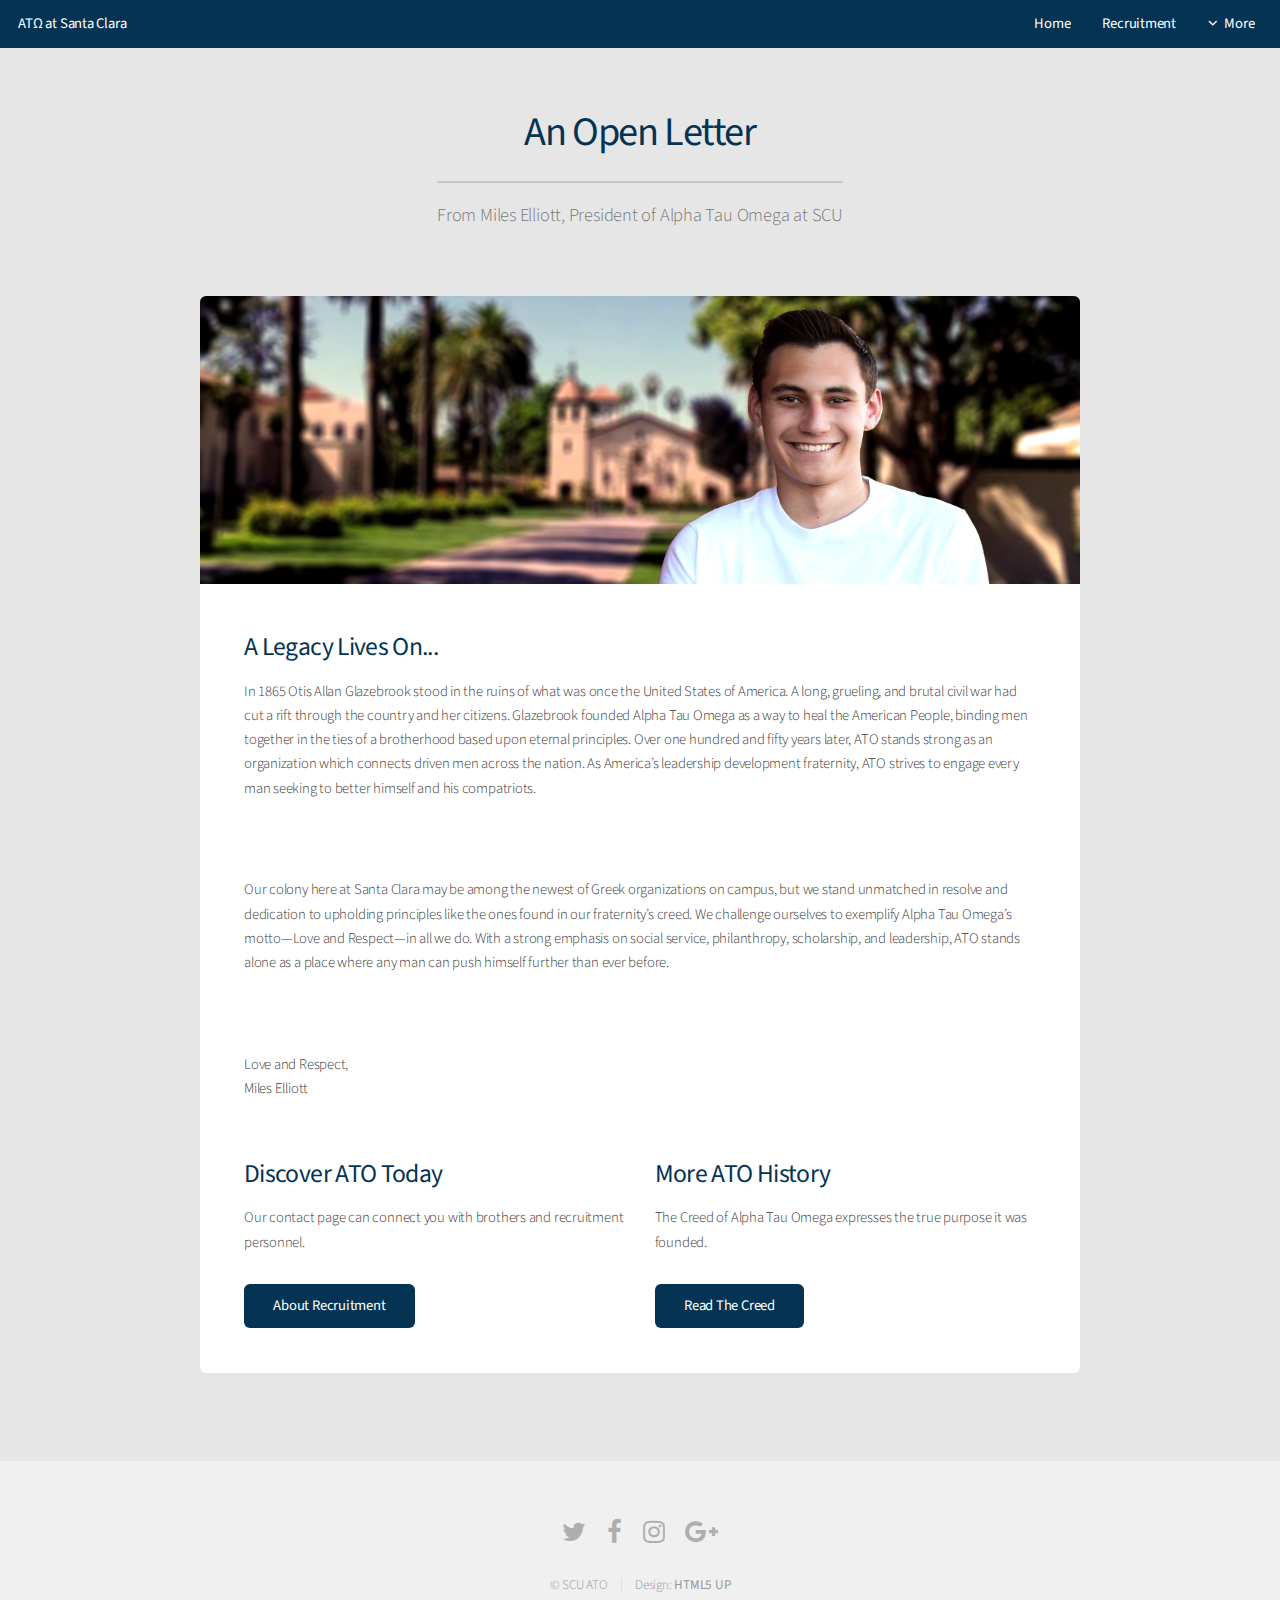
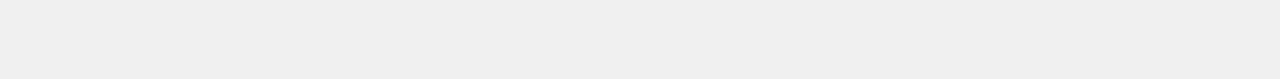
<file: letter.html>
<!DOCTYPE HTML>
<!--
	Alpha by HTML5 UP
	html5up.net | @ajlkn
	Free for personal and commercial use under the CCA 3.0 license (html5up.net/license)
-->
<html>
	<head>
		<link rel="shortcut icon" href="images/favicon.ico" type="image/x-icon">
		<link rel="icon" href="images/favicon.ico" type="image/x-icon">
		<title>President's Letter - ΑΤΩ</title>
		<meta charset="utf-8" />
		<meta name="viewport" content="width=device-width, initial-scale=1" />
		<!--[if lte IE 8]><script src="assets/js/ie/html5shiv.js"></script><![endif]-->
		<link rel="stylesheet" href="assets/css/main.css" />
		<!--[if lte IE 8]><link rel="stylesheet" href="assets/css/ie8.css" /><![endif]-->
	</head>
	<body>
		<div id="page-wrapper">

			<!-- Header -->
				<header id="header">
					<h1><a href="index.html">ΑΤΩ</a> at Santa Clara</h1>
					<nav id="nav">
						<ul>
							<li><a href="index.html">Home</a></li>
							<li><a href="recruitment.html">Recruitment</a></li>
							<li>
								<a href="#" class="icon fa-angle-down">More</a>
								<ul>
									<li><a href="letter.html">President's Letter</a></li>
									<li><a href="creed.html">The Creed</a></li>
									<li><a href="service.html">Community Service</a></li>
								</ul>
							</li>
							<!-- <li><a href="recruitment.html" class="button">Recruitment</a></li> -->
						</ul>
					</nav>
				</header>


			<!-- Main -->
				<section id="main" class="container">
					<header>
						<h2>An Open Letter</h2>
						<p>From Miles Elliott, President of Alpha Tau Omega at SCU</p>
					</header>
					<div class="box">
						<span class="image featured"><img src="images/banner_tyler.jpg" alt="" /></span>
						<h3>A Legacy Lives On...</h3>
						<p>
							In 1865 Otis Allan Glazebrook stood in the ruins of what was once the United States of America. A long, grueling, and brutal civil war had cut a rift through the country and her citizens. Glazebrook founded Alpha Tau Omega as a way to heal the American People, binding men together in the ties of a brotherhood based upon eternal principles. Over one hundred and fifty years later, ATO stands strong as an organization which connects driven men across the nation. As America’s leadership development fraternity, ATO strives to engage every man seeking to better himself and his compatriots.
						</p>
						</br></br>
						<p>
							Our colony here at Santa Clara may be among the newest of Greek organizations on campus, but we stand unmatched in resolve and dedication to upholding principles like the ones found in our fraternity’s creed. We challenge ourselves to exemplify Alpha Tau Omega’s motto—Love and Respect—in all we do. With a strong emphasis on social service, philanthropy, scholarship, and leadership, ATO stands alone as a place where any man can push himself further than ever before.
						</p>
						</br></br>
						Love and Respect,
						</br>
						Miles Elliott</p>
						</br>
						<div class="row">
							<div class="6u 12u(mobilep)">
								<h3>Discover ATO Today</h3>
								<p>Our contact page can connect you with brothers and recruitment personnel.</p>
								<a href="recruitment.html" class="button">About Recruitment</a>
							</div>
							<div class="6u 12u(mobilep)">
								<h3>More ATO History</h3>
								<p>The Creed of Alpha Tau Omega expresses the true purpose it was founded.</p>
								<a href="creed.html" class="button">Read The Creed</a>
							</div>
						</div>
					</div>
				</section>

			<!-- Footer -->
				<footer id="footer">
					<ul class="icons">
						<li><a href="https://twitter.com/scu_ato" class="icon fa-twitter"><span class="label">Twitter</span></a></li>
						<li><a href="https://www.facebook.com/SCUATO/" class="icon fa-facebook"><span class="label">Facebook</span></a></li>
						<li><a href="http://www.instagram.com/scu_ato" class="icon fa-instagram"><span class="label">Instagram</span></a></li>
						<li><a href="#" class="icon fa-google-plus"><span class="label">Google+</span></a></li>
					</ul>
					<ul class="copyright">
						<li>&copy; SCU ATO</li><li>Design: <a href="http://html5up.net">HTML5 UP</a></li>
					</ul>
				</footer>

		</div>

		<!-- Scripts -->
			<script src="assets/js/jquery.min.js"></script>
			<script src="assets/js/jquery.dropotron.min.js"></script>
			<script src="assets/js/jquery.scrollgress.min.js"></script>
			<script src="assets/js/skel.min.js"></script>
			<script src="assets/js/util.js"></script>
			<!--[if lte IE 8]><script src="assets/js/ie/respond.min.js"></script><![endif]-->
			<script src="assets/js/main.js"></script>

	</body>
</html>
</file>
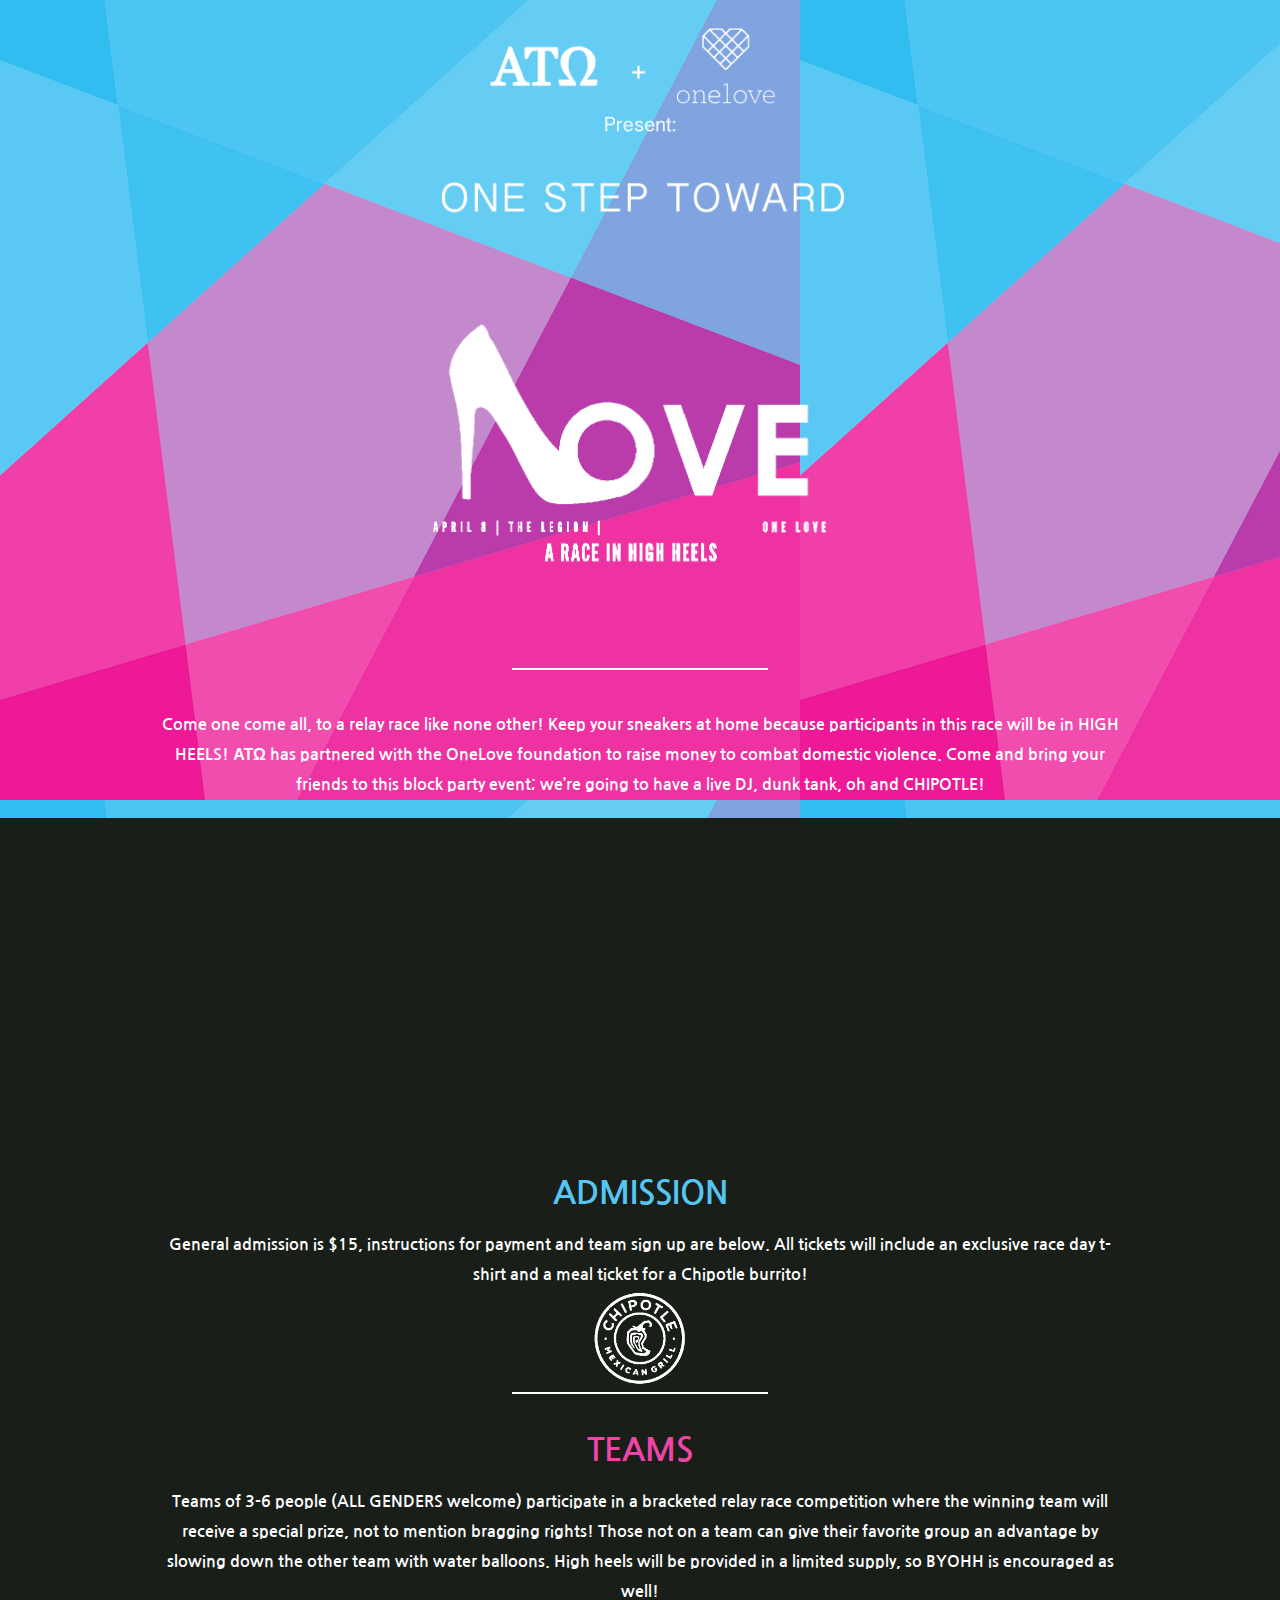
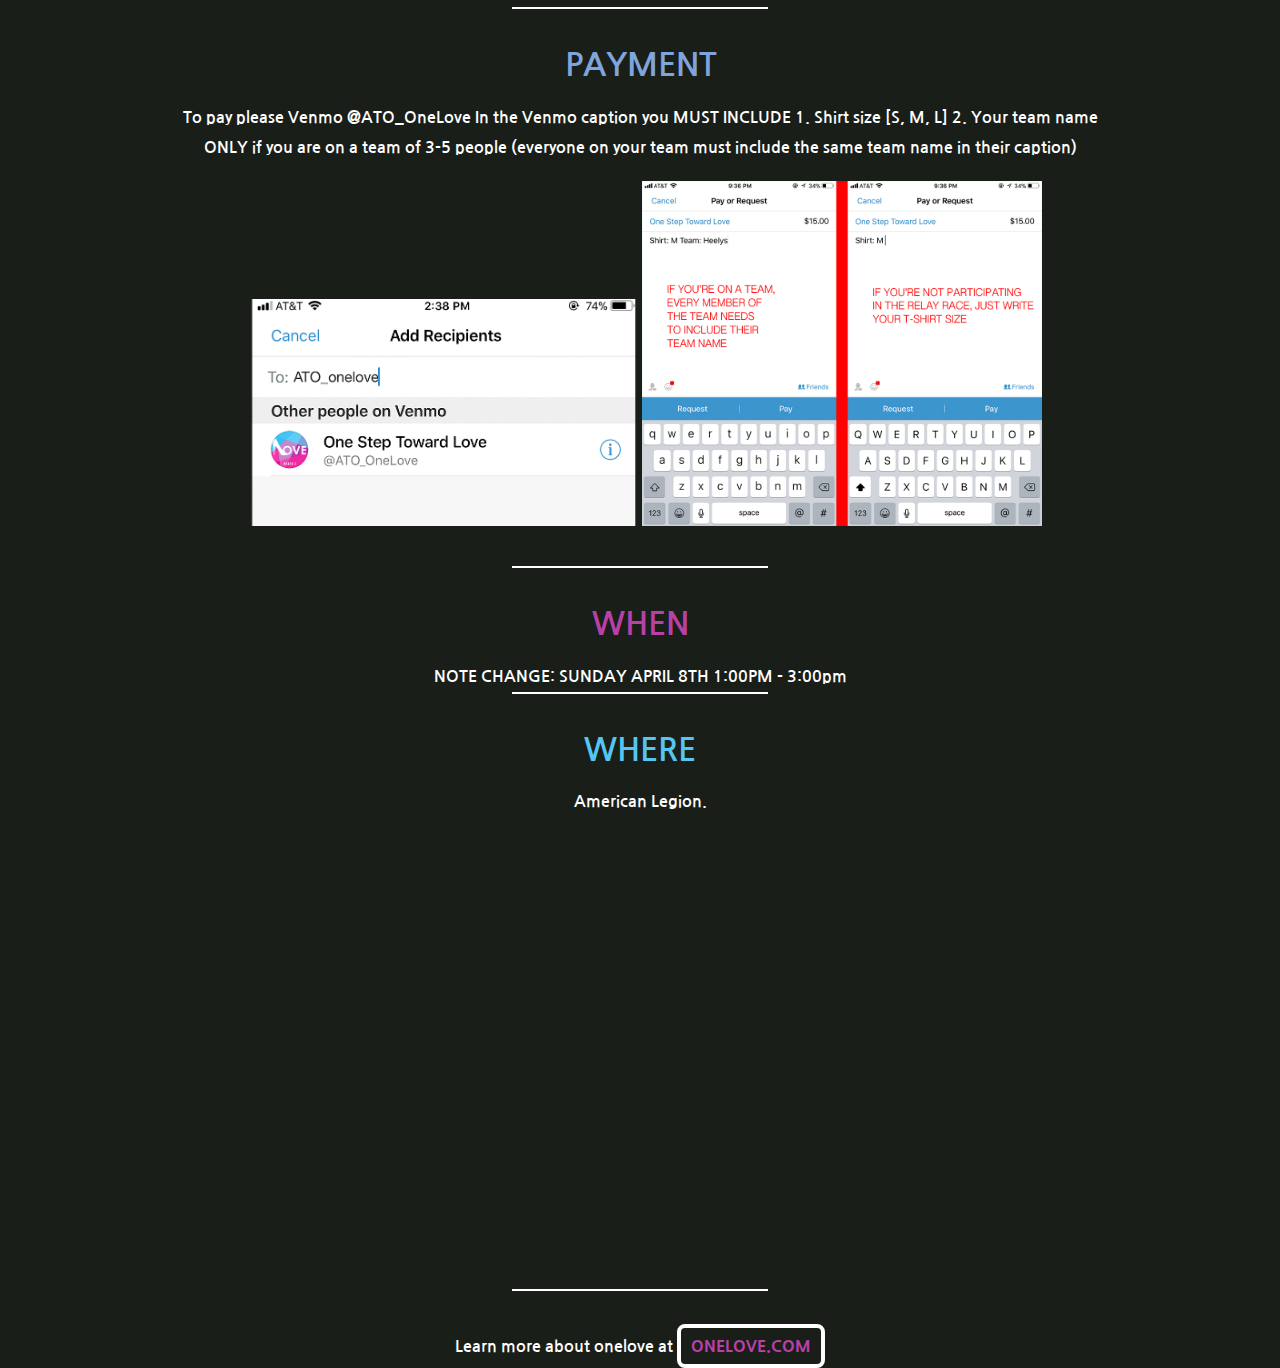
<file: onelove.html>
<!DOCTYPE html>
<html lang="en" >
	<head>
		<link rel="icon" type="image/ico" href="favicon.ico" />
		<title>ATO ONELOVE</title>
		<meta http-equiv="Content-Type" content="text/html; charset=UTF-8" />
	<!-- For font -->
		<link href="https://fonts.googleapis.com/css?family=Nanum+Gothic:400,700,800" rel="stylesheet">
		<link type="text/css" rel="stylesheet" href="onelovestyle.css"/>
	</head>
	<body >
		<div id="top">
			<br>
				<div id="loveheader">
					<img id="loveimg" src="ato.gif">
					<img id="loveimg" src="love.gif">
				</div>

<div id="sexy_line"></div>
				<p>
				Come one come all, to a relay race like none other! Keep your sneakers at home because participants in this race will be in HIGH HEELS!  ΑΤΩ has partnered with the OneLove foundation to raise money to combat domestic violence. Come and bring your friends to this block party event; we’re going to have a live DJ, dunk tank, oh and CHIPOTLE!
				</p>
	<br>
				</div>
<!-- 		<div id="abc">
			<h1>!! ATTENTION ALL: EVENT POSTPONED !! Due to inclement weather conditions THE EVENT HAS BEEN MOVED TO SUNDAY APRIL 8TH FROM 1-3PM. That’s the first weekend of spring quarter.</h1>
		</div> -->
		<div id="middle">
		<br>
		<iframe width="560" height="315" src="https://www.youtube.com/embed/4JYyHa03x-U" frameborder="0" allow="autoplay; encrypted-media" allowfullscreen></iframe>
				<h1 id="blue">ADMISSION</h1>
				<p>
		General admission is $15, instructions for payment and team sign up are below. All tickets will include an exclusive race day t-shirt and a meal ticket for a Chipotle burrito!
		</p>
		<img src="chipotle.gif" width="100vh" height="auto">
		<div id="sexy_line"></div>
		<h1 id="pink">TEAMS</h1>
		<p>

		Teams of 3-6 people (ALL GENDERS welcome) participate in a bracketed relay race competition where the winning team will receive a special prize, not to mention bragging rights!

		Those not on a team can give their favorite group an advantage by slowing down the other team with water balloons. 

		High heels will be provided in a limited supply, so BYOHH is encouraged as well!

		</p>
		<div id="sexy_line"></div>
		<h1 id="blue2">PAYMENT</h1>
		<p>
		To pay please Venmo @ATO_OneLove 

		In the Venmo caption you MUST INCLUDE
		1. Shirt size [S, M, L]
		2. Your team name ONLY if you are on a team of 3-5 people (everyone on your team must include the same team name in their caption)
		</p>
		<br>
		<img src="2.gif" width="400vh" height="auto">
 		<img src="INFO.png" width="400vh" height="auto">
		<br><br>
		<p id="blue">
		</p>
		<br>
		<div id="sexy_line"></div>
		<h1 id="purple">WHEN</h1>
		<p>
		NOTE CHANGE: SUNDAY APRIL 8TH 1:00PM - 3:00pm
		</p>
		<div id="sexy_line"></div>
		<h1 id="blue">WHERE</h1>
		<p>
		American Legion. 
				</p>
				<br>
				<iframe src="https://www.google.com/maps/embed?pb=!1m18!1m12!1m3!1d50746.13843707465!2d-121.95732075379101!3d37.35118096599578!2m3!1f0!2f0!3f0!3m2!1i1024!2i768!4f13.1!3m3!1m2!1s0x0%3A0x1212701b096fb107!2sAmerican+Legion!5e0!3m2!1sen!2sus!4v1518170213309" width="600" height="450" frameborder="0" style="border:0" allowfullscreen></iframe>
				<br>
		<div id="sexy_line"></div>
		<p>
			Learn more about onelove at <a href="https://www.joinonelove.org" target="_blank"> ONELOVE.COM </a>
		</p>
		</div>
			
	</body>

</html>
</file>
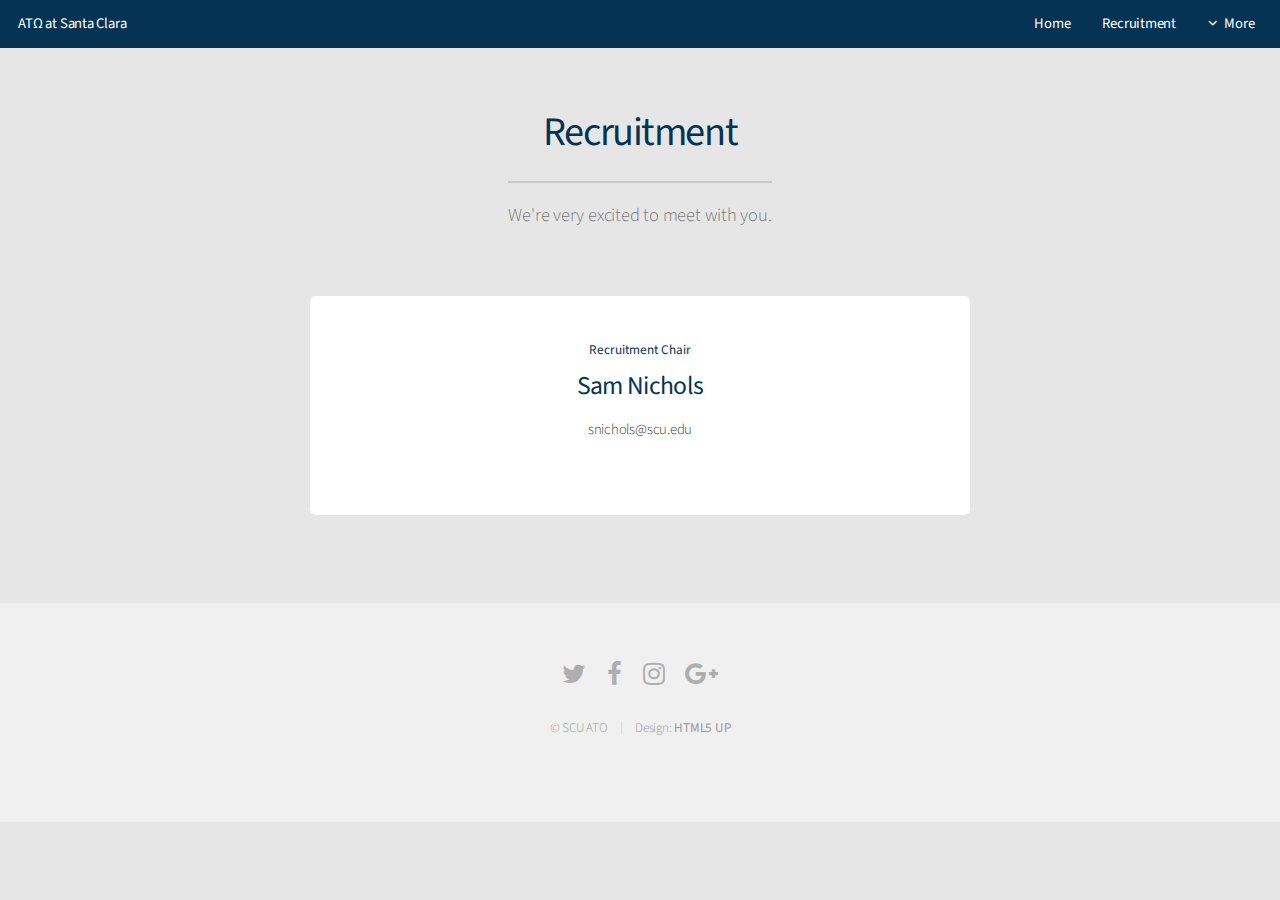
<file: recruitment.html>
<!DOCTYPE HTML>
<!--
	Alpha by HTML5 UP
	html5up.net | @ajlkn
	Free for personal and commercial use under the CCA 3.0 license (html5up.net/license)
-->
<html>
	<head>
		<title>Recruitment - ΑΤΩ</title>
		<meta charset="utf-8" />
		<meta name="viewport" content="width=device-width, initial-scale=1" />
		<!--[if lte IE 8]><script src="assets/js/ie/html5shiv.js"></script><![endif]-->
		<link rel="stylesheet" href="assets/css/main.css" />
		<!--[if lte IE 8]><link rel="stylesheet" href="assets/css/ie8.css" /><![endif]-->
	</head>
	<body>
		<div id="page-wrapper">

			<!-- Header -->
				<header id="header">
					<h1><a href="index.html">ΑΤΩ</a> at Santa Clara</h1>
					<nav id="nav">
						<ul>
							<li><a href="index.html">Home</a></li>
							<li><a href="recruitment.html">Recruitment</a></li>
							<li>
								<a href="#" class="icon fa-angle-down">More</a>
								<ul>
									<li><a href="letter.html">President's Letter</a></li>
									<li><a href="creed.html">The Creed</a></li>
									<li><a href="service.html">Community Service</a></li>
								</ul>
							</li>
							<!-- <li><a href="recruitment.html" class="button">Recruitment</a></li> -->
						</ul>
					</nav>
				</header>


			<!-- Main -->
				<section id="main" class="container 75%">
					<header>
						<h2>Recruitment</h2>
						<p>We're very excited to meet with you.</p>
					</header>
					<div class="box">
						<center>
							<h5>Recruitment Chair</h5>
							<h3>Sam Nichols</h3>
							<p>snichols@scu.edu</p>
						</center>
					</div>
				</section>

			<!-- Footer -->
				<footer id="footer">
					<ul class="icons">
						<li><a href="https://twitter.com/scu_ato" class="icon fa-twitter"><span class="label">Twitter</span></a></li>
						<li><a href="https://www.facebook.com/SCUATO/" class="icon fa-facebook"><span class="label">Facebook</span></a></li>
						<li><a href="http://www.instagram.com/scu_ato" class="icon fa-instagram"><span class="label">Instagram</span></a></li>
						<li><a href="#" class="icon fa-google-plus"><span class="label">Google+</span></a></li>
					</ul>
					<ul class="copyright">
						<li>&copy; SCU ATO</li><li>Design: <a href="http://html5up.net">HTML5 UP</a></li>
					</ul>
				</footer>

		</div>

		<!-- Scripts -->
			<script src="assets/js/jquery.min.js"></script>
			<script src="assets/js/jquery.dropotron.min.js"></script>
			<script src="assets/js/jquery.scrollgress.min.js"></script>
			<script src="assets/js/skel.min.js"></script>
			<script src="assets/js/util.js"></script>
			<!--[if lte IE 8]><script src="assets/js/ie/respond.min.js"></script><![endif]-->
			<script src="assets/js/main.js"></script>

	</body>
</html>
</file>
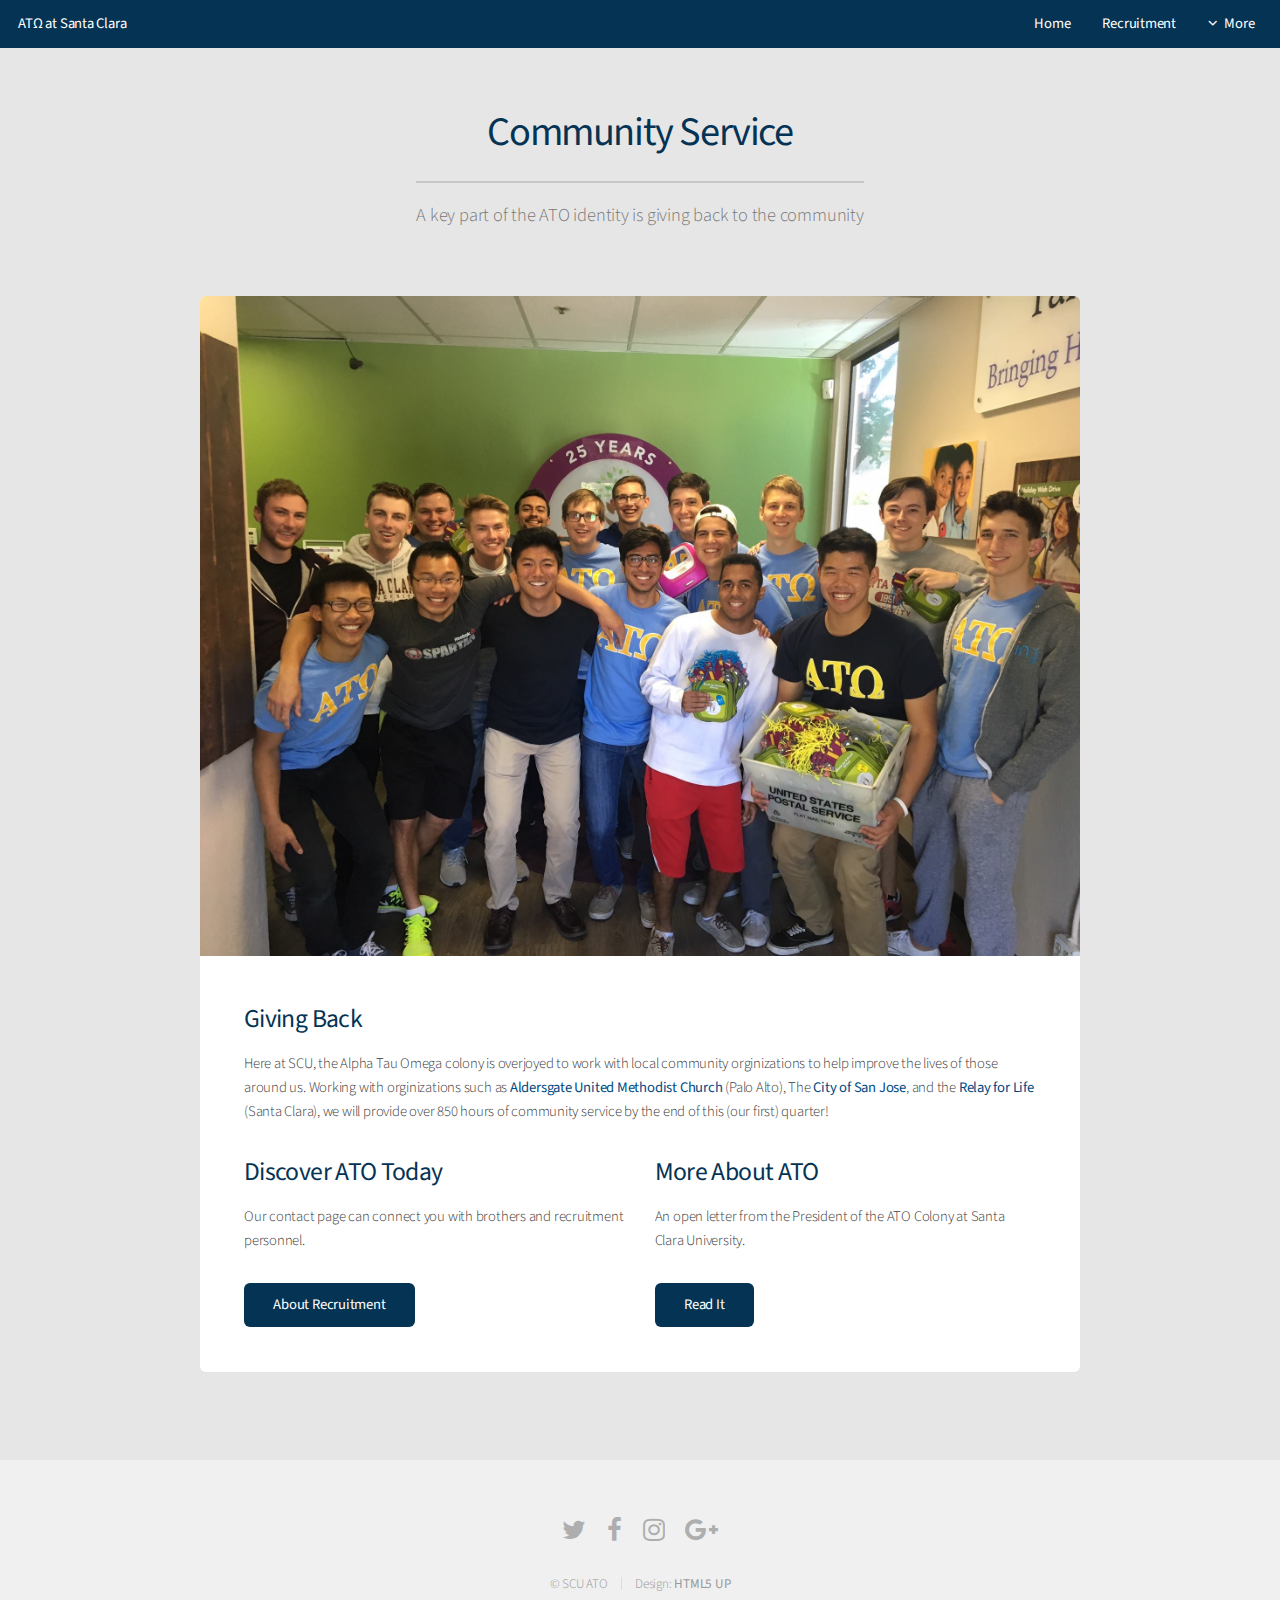
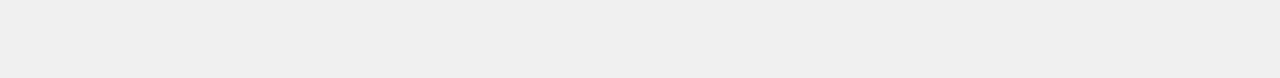
<file: service.html>
<!DOCTYPE HTML>
<!--
	Alpha by HTML5 UP
	html5up.net | @ajlkn
	Free for personal and commercial use under the CCA 3.0 license (html5up.net/license)
-->
<html>
	<head>
		<link rel="shortcut icon" href="images/favicon.ico" type="image/x-icon">
		<link rel="icon" href="images/favicon.ico" type="image/x-icon">
		<title>Community Service - ΑΤΩ</title>
		<meta charset="utf-8" />
		<meta name="viewport" content="width=device-width, initial-scale=1" />
		<!--[if lte IE 8]><script src="assets/js/ie/html5shiv.js"></script><![endif]-->
		<link rel="stylesheet" href="assets/css/main.css" />
		<!--[if lte IE 8]><link rel="stylesheet" href="assets/css/ie8.css" /><![endif]-->
	</head>
	<body>
		<div id="page-wrapper">

			<!-- Header -->
				<header id="header">
					<h1><a href="index.html">ΑΤΩ</a> at Santa Clara</h1>
					<nav id="nav">
						<ul>
							<li><a href="index.html">Home</a></li>
							<li><a href="recruitment.html">Recruitment</a></li>
							<li>
								<a href="#" class="icon fa-angle-down">More</a>
								<ul>
									<li><a href="letter.html">President's Letter</a></li>
									<li><a href="creed.html">The Creed</a></li>
									<li><a href="service.html">Community Service</a></li>
								</ul>
							</li>
							<!-- <li><a href="recruitment.html" class="button">Recruitment</a></li> -->
						</ul>
					</nav>
				</header>


			<!-- Main -->
				<section id="main" class="container">
					<header>
						<h2>Community Service</h2>
						<p>A key part of the ATO identity is giving back to the community</p>
					</header>
					<div class="box">
						<span class="image featured"><img src="images/servicep.jpg" alt="" /></span>
						<h3>Giving Back</h3>
						<p>Here at SCU, the Alpha Tau Omega colony is overjoyed to work with local community orginizations to help improve the lives of those around us. Working with orginizations such as <a href="http://www.aldersgatepa.org/">Aldersgate United Methodist Church</a> (Palo Alto), The <a href="http://www.sanjoseca.gov/">City of San Jose</a>, and the <a href="http://main.acsevents.org/site/TR/RelayForLife/RFLCY17CA?pg=entry&fr_id=79090">Relay for Life</a> (Santa Clara), we will provide over 850 hours of community service by the end of this (our first) quarter!</p>
						<div class="row">
							<div class="6u 12u(mobilep)">
								<h3>Discover ATO Today</h3>
								<p>Our contact page can connect you with brothers and recruitment personnel.</p>
								<a href="recruitment.html" class="button">About Recruitment</a>
							</div>
							<div class="6u 12u(mobilep)">
								<h3>More About ATO</h3>
								<p>An open letter from the President of the ATO Colony at Santa Clara University.</p>
								<a href="letter.html" class="button">Read It</a>
							</div>
						</div>
					</div>
				</section>

			<!-- Footer -->
				<footer id="footer">
					<ul class="icons">
						<li><a href="https://twitter.com/scu_ato" class="icon fa-twitter"><span class="label">Twitter</span></a></li>
						<li><a href="https://www.facebook.com/SCUATO/" class="icon fa-facebook"><span class="label">Facebook</span></a></li>
						<li><a href="http://www.instagram.com/scu_ato" class="icon fa-instagram"><span class="label">Instagram</span></a></li>
						<li><a href="#" class="icon fa-google-plus"><span class="label">Google+</span></a></li>
					</ul>
					<ul class="copyright">
						<li>&copy; SCU ATO</li><li>Design: <a href="http://html5up.net">HTML5 UP</a></li>
					</ul>
				</footer>

		</div>

		<!-- Scripts -->
			<script src="assets/js/jquery.min.js"></script>
			<script src="assets/js/jquery.dropotron.min.js"></script>
			<script src="assets/js/jquery.scrollgress.min.js"></script>
			<script src="assets/js/skel.min.js"></script>
			<script src="assets/js/util.js"></script>
			<!--[if lte IE 8]><script src="assets/js/ie/respond.min.js"></script><![endif]-->
			<script src="assets/js/main.js"></script>

	</body>
</html>
</file>
<file: assets/css/ie8.css>
/*
	Alpha by HTML5 UP
	html5up.net | @ajlkn
	Free for personal and commercial use under the CCA 3.0 license (html5up.net/license)
*/

/* Basic */

	pre, code {
		position: relative;
		-ms-behavior: url("assets/js/ie/PIE.htc");
	}

/* Form */

	input[type="text"],
	input[type="password"],
	input[type="email"],
	select,
	textarea {
		position: relative;
		-ms-behavior: url("assets/js/ie/PIE.htc");
		line-height: 3em;
	}

	input[type="checkbox"],
	input[type="radio"] {
		opacity: 1;
		z-index: auto;
	}

		input[type="checkbox"] + label:before,
		input[type="radio"] + label:before {
			display: none;
		}

/* Button */

	input[type="submit"],
	input[type="reset"],
	input[type="button"],
	.button {
		position: relative;
		-ms-behavior: url("assets/js/ie/PIE.htc");
	}

		input[type="submit"].alt,
		input[type="reset"].alt,
		input[type="button"].alt,
		.button.alt {
			border: solid 2px #e5e5e5;
		}

/* Box */

	.box {
		position: relative;
		-ms-behavior: url("assets/js/ie/PIE.htc");
	}

		.box .image.featured {
			margin: 2em 0;
			width: 100%;
		}

/* Icon */

	.icon.major {
		position: relative;
		-ms-behavior: url("assets/js/ie/PIE.htc");
	}

/* Image */

	.image {
		position: relative;
		-ms-behavior: url("assets/js/ie/PIE.htc");
	}

		.image img {
			position: relative;
			-ms-behavior: url("assets/js/ie/PIE.htc");
		}

/* Header */

	#header nav > ul > li a {
		color: #fff;
		display: inline-block;
		text-decoration: none;
		border: 0;
	}

		#header nav > ul > li a.icon:before {
			color: #fff;
			margin-right: 0.5em;
		}

	#header.alt {
		color: #fff;
	}

		#header.alt nav > ul > li a:not(.button).icon:before {
			color: rgba(255, 255, 255, 0.75);
		}

		#header.alt nav > ul > li.active a:not(.button) {
			background-color: rgba(255, 255, 255, 0.2);
		}

	.dropotron {
		border: solid 1px #e5e5e5;
	}

		.dropotron.level-0 {
			margin-top: 0;
		}

			.dropotron.level-0:before {
				display: none;
			}

/* Banner */

	#banner {
		background-attachment: scroll;
		background-image: url("../../images/banner.jpg");
		background-position: auto;
		background-repeat: no-repeat;
		background-size: cover;
		-ms-behavior: url("assets/js/ie/backgroundsize.min.htc");
	}

		#banner input[type="submit"],
		#banner input[type="reset"],
		#banner input[type="button"],
		#banner .button {
			border: solid 2px #fff;
		}

/* Main */

	#main {
		position: relative;
		z-index: 1;
	}

/* CTA */

	#cta input[type="text"],
	#cta input[type="password"],
	#cta input[type="email"],
	#cta select,
	#cta textarea {
		background: #e89980;
		border: solid 2px #fff;
	}

	#cta .formerize-placeholder {
		color: #fff !important;
	}
</file>
<file: onelovestyle.css>
#abc {
 width: 100%;
display:block;
background-color:red;
color:white;
padding-top:20px;
	padding-bottom:20px;
	text-align:center;
}


html body{
	margin:0 0 0 0;
	padding:0 0 0 0;
	background-color:#191E19;
}

#top{
	display: block;
	background-image:url(background.png);
}


p {
	color: white;
	font-family: 'Nanum Gothic', sans-serif;
	font-weight: 600;
	width:75%;
	margin: 0 auto 0;
	line-height:30px;
	text-align: center;
}

#middle{
	text-align: center;
}

#loveheader{
	width: 100%;
}
#loveimg{
	display: block;
	margin:0 auto 0;
	width:50vh;
	height:auto; 
}

a {
	padding: 10px;
	border: 4px solid white;
	border-radius: 8px;
	font-family: 'Nanum Gothic', sans-serif;
	text-decoration: none;
	color: #B841A8;
	font-weight: 800;
}

a:hover {
	background-color:#54C6F1;
}

#sexy_line {
	margin-top: 0;
	width: 20vw;
	margin-bottom: 40px;
	border-top:2px solid white;
	margin-left: auto;
	margin-right: auto;
}

h1 {
	font-family:'Nanum Gothic', sans-serif;
}

#blue {
	color:#54C6F1;
}

#purple {
	color:#B841A8;
}

#blue2 {
	color:#80A5DD;
}

#pink{
	color:#EE45A7;
}
</file>
<file: assets/css/main.css>
@import url("font-awesome.min.css");
@import url("https://fonts.googleapis.com/css?family=Source+Sans+Pro:300,400,300italic,400italic");

/*
	Alpha by HTML5 UP
	html5up.net | @ajlkn
	Free for personal and commercial use under the CCA 3.0 license (html5up.net/license)
*/

/* Reset */

	html, body, div, span, applet, object, iframe, h1, h2, h3, h4, h5, h6, p, blockquote, pre, a, abbr, acronym, address, big, cite, code, del, dfn, em, img, ins, kbd, q, s, samp, small, strike, strong, sub, sup, tt, var, b, u, i, center, dl, dt, dd, ol, ul, li, fieldset, form, label, legend, table, caption, tbody, tfoot, thead, tr, th, td, article, aside, canvas, details, embed, figure, figcaption, footer, header, hgroup, menu, nav, output, ruby, section, summary, time, mark, audio, video {
		margin: 0;
		padding: 0;
		border: 0;
		font-size: 100%;
		font: inherit;
		vertical-align: baseline;
	}

	article, aside, details, figcaption, figure, footer, header, hgroup, menu, nav, section {
		display: block;
	}

	body {
		line-height: 1;
	}

	ol, ul {
		list-style: none;
	}

	blockquote, q {
		quotes: none;
	}

	blockquote:before, blockquote:after, q:before, q:after {
		content: '';
		content: none;
	}

	table {
		border-collapse: collapse;
		border-spacing: 0;
	}

	body {
		-webkit-text-size-adjust: none;
	}

/* Box Model */

	*, *:before, *:after {
		-moz-box-sizing: border-box;
		-webkit-box-sizing: border-box;
		box-sizing: border-box;
	}

/* Containers */

	.container {
		margin-left: auto;
		margin-right: auto;
	}

	.container.\31 25\25 {
		width: 100%;
		max-width: 75em;
		min-width: 60em;
	}

	.container.\37 5\25 {
		width: 45em;
	}

	.container.\35 0\25 {
		width: 30em;
	}

	.container.\32 5\25 {
		width: 15em;
	}

	.container {
		width: 60em;
	}

	@media screen and (max-width: 1680px) {

		.container.\31 25\25 {
			width: 100%;
			max-width: 75em;
			min-width: 60em;
		}

		.container.\37 5\25 {
			width: 45em;
		}

		.container.\35 0\25 {
			width: 30em;
		}

		.container.\32 5\25 {
			width: 15em;
		}

		.container {
			width: 60em;
		}

	}

	@media screen and (max-width: 1280px) {

		.container.\31 25\25 {
			width: 100%;
			max-width: 75em;
			min-width: 60em;
		}

		.container.\37 5\25 {
			width: 45em;
		}

		.container.\35 0\25 {
			width: 30em;
		}

		.container.\32 5\25 {
			width: 15em;
		}

		.container {
			width: 60em;
		}

	}

	@media screen and (max-width: 980px) {

		.container.\31 25\25 {
			width: 100%;
			max-width: 112.5%;
			min-width: 90%;
		}

		.container.\37 5\25 {
			width: 67.5%;
		}

		.container.\35 0\25 {
			width: 45%;
		}

		.container.\32 5\25 {
			width: 22.5%;
		}

		.container {
			width: 90%;
		}

	}

	@media screen and (max-width: 840px) {

		.container.\31 25\25 {
			width: 100%;
			max-width: 112.5%;
			min-width: 90%;
		}

		.container.\37 5\25 {
			width: 67.5%;
		}

		.container.\35 0\25 {
			width: 45%;
		}

		.container.\32 5\25 {
			width: 22.5%;
		}

		.container {
			width: 90% !important;
		}

	}

	@media screen and (max-width: 736px) {

		.container.\31 25\25 {
			width: 100%;
			max-width: 125%;
			min-width: 100%;
		}

		.container.\37 5\25 {
			width: 75%;
		}

		.container.\35 0\25 {
			width: 50%;
		}

		.container.\32 5\25 {
			width: 25%;
		}

		.container {
			width: 100% !important;
		}

	}

	@media screen and (max-width: 480px) {

		.container.\31 25\25 {
			width: 100%;
			max-width: 125%;
			min-width: 100%;
		}

		.container.\37 5\25 {
			width: 75%;
		}

		.container.\35 0\25 {
			width: 50%;
		}

		.container.\32 5\25 {
			width: 25%;
		}

		.container {
			width: 100% !important;
		}

	}

/* Grid */

	.row {
		border-bottom: solid 1px transparent;
		-moz-box-sizing: border-box;
		-webkit-box-sizing: border-box;
		box-sizing: border-box;
	}

	.row > * {
		float: left;
		-moz-box-sizing: border-box;
		-webkit-box-sizing: border-box;
		box-sizing: border-box;
	}

	.row:after, .row:before {
		content: '';
		display: block;
		clear: both;
		height: 0;
	}

	.row.uniform > * > :first-child {
		margin-top: 0;
	}

	.row.uniform > * > :last-child {
		margin-bottom: 0;
	}

	.row.\30 \25 > * {
		padding: 0 0 0 0em;
	}

	.row.\30 \25 {
		margin: 0 0 -1px 0em;
	}

	.row.uniform.\30 \25 > * {
		padding: 0em 0 0 0em;
	}

	.row.uniform.\30 \25 {
		margin: 0em 0 -1px 0em;
	}

	.row > * {
		padding: 0 0 0 2em;
	}

	.row {
		margin: 0 0 -1px -2em;
	}

	.row.uniform > * {
		padding: 2em 0 0 2em;
	}

	.row.uniform {
		margin: -2em 0 -1px -2em;
	}

	.row.\32 00\25 > * {
		padding: 0 0 0 4em;
	}

	.row.\32 00\25 {
		margin: 0 0 -1px -4em;
	}

	.row.uniform.\32 00\25 > * {
		padding: 4em 0 0 4em;
	}

	.row.uniform.\32 00\25 {
		margin: -4em 0 -1px -4em;
	}

	.row.\31 50\25 > * {
		padding: 0 0 0 3em;
	}

	.row.\31 50\25 {
		margin: 0 0 -1px -3em;
	}

	.row.uniform.\31 50\25 > * {
		padding: 3em 0 0 3em;
	}

	.row.uniform.\31 50\25 {
		margin: -3em 0 -1px -3em;
	}

	.row.\35 0\25 > * {
		padding: 0 0 0 1em;
	}

	.row.\35 0\25 {
		margin: 0 0 -1px -1em;
	}

	.row.uniform.\35 0\25 > * {
		padding: 1em 0 0 1em;
	}

	.row.uniform.\35 0\25 {
		margin: -1em 0 -1px -1em;
	}

	.row.\32 5\25 > * {
		padding: 0 0 0 0.5em;
	}

	.row.\32 5\25 {
		margin: 0 0 -1px -0.5em;
	}

	.row.uniform.\32 5\25 > * {
		padding: 0.5em 0 0 0.5em;
	}

	.row.uniform.\32 5\25 {
		margin: -0.5em 0 -1px -0.5em;
	}

	.\31 2u, .\31 2u\24 {
		width: 100%;
		clear: none;
		margin-left: 0;
	}

	.\31 1u, .\31 1u\24 {
		width: 91.6666666667%;
		clear: none;
		margin-left: 0;
	}

	.\31 0u, .\31 0u\24 {
		width: 83.3333333333%;
		clear: none;
		margin-left: 0;
	}

	.\39 u, .\39 u\24 {
		width: 75%;
		clear: none;
		margin-left: 0;
	}

	.\38 u, .\38 u\24 {
		width: 66.6666666667%;
		clear: none;
		margin-left: 0;
	}

	.\37 u, .\37 u\24 {
		width: 58.3333333333%;
		clear: none;
		margin-left: 0;
	}

	.\36 u, .\36 u\24 {
		width: 50%;
		clear: none;
		margin-left: 0;
	}

	.\35 u, .\35 u\24 {
		width: 41.6666666667%;
		clear: none;
		margin-left: 0;
	}

	.\34 u, .\34 u\24 {
		width: 33.3333333333%;
		clear: none;
		margin-left: 0;
	}

	.\33 u, .\33 u\24 {
		width: 25%;
		clear: none;
		margin-left: 0;
	}

	.\32 u, .\32 u\24 {
		width: 16.6666666667%;
		clear: none;
		margin-left: 0;
	}

	.\31 u, .\31 u\24 {
		width: 8.3333333333%;
		clear: none;
		margin-left: 0;
	}

	.\31 2u\24 + *,
	.\31 1u\24 + *,
	.\31 0u\24 + *,
	.\39 u\24 + *,
	.\38 u\24 + *,
	.\37 u\24 + *,
	.\36 u\24 + *,
	.\35 u\24 + *,
	.\34 u\24 + *,
	.\33 u\24 + *,
	.\32 u\24 + *,
	.\31 u\24 + * {
		clear: left;
	}

	.\-11u {
		margin-left: 91.66667%;
	}

	.\-10u {
		margin-left: 83.33333%;
	}

	.\-9u {
		margin-left: 75%;
	}

	.\-8u {
		margin-left: 66.66667%;
	}

	.\-7u {
		margin-left: 58.33333%;
	}

	.\-6u {
		margin-left: 50%;
	}

	.\-5u {
		margin-left: 41.66667%;
	}

	.\-4u {
		margin-left: 33.33333%;
	}

	.\-3u {
		margin-left: 25%;
	}

	.\-2u {
		margin-left: 16.66667%;
	}

	.\-1u {
		margin-left: 8.33333%;
	}

	@media screen and (max-width: 1680px) {

		.row > * {
			padding: 0 0 0 2em;
		}

		.row {
			margin: 0 0 -1px -2em;
		}

		.row.uniform > * {
			padding: 2em 0 0 2em;
		}

		.row.uniform {
			margin: -2em 0 -1px -2em;
		}

		.row.\32 00\25 > * {
			padding: 0 0 0 4em;
		}

		.row.\32 00\25 {
			margin: 0 0 -1px -4em;
		}

		.row.uniform.\32 00\25 > * {
			padding: 4em 0 0 4em;
		}

		.row.uniform.\32 00\25 {
			margin: -4em 0 -1px -4em;
		}

		.row.\31 50\25 > * {
			padding: 0 0 0 3em;
		}

		.row.\31 50\25 {
			margin: 0 0 -1px -3em;
		}

		.row.uniform.\31 50\25 > * {
			padding: 3em 0 0 3em;
		}

		.row.uniform.\31 50\25 {
			margin: -3em 0 -1px -3em;
		}

		.row.\35 0\25 > * {
			padding: 0 0 0 1em;
		}

		.row.\35 0\25 {
			margin: 0 0 -1px -1em;
		}

		.row.uniform.\35 0\25 > * {
			padding: 1em 0 0 1em;
		}

		.row.uniform.\35 0\25 {
			margin: -1em 0 -1px -1em;
		}

		.row.\32 5\25 > * {
			padding: 0 0 0 0.5em;
		}

		.row.\32 5\25 {
			margin: 0 0 -1px -0.5em;
		}

		.row.uniform.\32 5\25 > * {
			padding: 0.5em 0 0 0.5em;
		}

		.row.uniform.\32 5\25 {
			margin: -0.5em 0 -1px -0.5em;
		}

		.\31 2u\28wide\29, .\31 2u\24\28wide\29 {
			width: 100%;
			clear: none;
			margin-left: 0;
		}

		.\31 1u\28wide\29, .\31 1u\24\28wide\29 {
			width: 91.6666666667%;
			clear: none;
			margin-left: 0;
		}

		.\31 0u\28wide\29, .\31 0u\24\28wide\29 {
			width: 83.3333333333%;
			clear: none;
			margin-left: 0;
		}

		.\39 u\28wide\29, .\39 u\24\28wide\29 {
			width: 75%;
			clear: none;
			margin-left: 0;
		}

		.\38 u\28wide\29, .\38 u\24\28wide\29 {
			width: 66.6666666667%;
			clear: none;
			margin-left: 0;
		}

		.\37 u\28wide\29, .\37 u\24\28wide\29 {
			width: 58.3333333333%;
			clear: none;
			margin-left: 0;
		}

		.\36 u\28wide\29, .\36 u\24\28wide\29 {
			width: 50%;
			clear: none;
			margin-left: 0;
		}

		.\35 u\28wide\29, .\35 u\24\28wide\29 {
			width: 41.6666666667%;
			clear: none;
			margin-left: 0;
		}

		.\34 u\28wide\29, .\34 u\24\28wide\29 {
			width: 33.3333333333%;
			clear: none;
			margin-left: 0;
		}

		.\33 u\28wide\29, .\33 u\24\28wide\29 {
			width: 25%;
			clear: none;
			margin-left: 0;
		}

		.\32 u\28wide\29, .\32 u\24\28wide\29 {
			width: 16.6666666667%;
			clear: none;
			margin-left: 0;
		}

		.\31 u\28wide\29, .\31 u\24\28wide\29 {
			width: 8.3333333333%;
			clear: none;
			margin-left: 0;
		}

		.\31 2u\24\28wide\29 + *,
		.\31 1u\24\28wide\29 + *,
		.\31 0u\24\28wide\29 + *,
		.\39 u\24\28wide\29 + *,
		.\38 u\24\28wide\29 + *,
		.\37 u\24\28wide\29 + *,
		.\36 u\24\28wide\29 + *,
		.\35 u\24\28wide\29 + *,
		.\34 u\24\28wide\29 + *,
		.\33 u\24\28wide\29 + *,
		.\32 u\24\28wide\29 + *,
		.\31 u\24\28wide\29 + * {
			clear: left;
		}

		.\-11u\28wide\29 {
			margin-left: 91.66667%;
		}

		.\-10u\28wide\29 {
			margin-left: 83.33333%;
		}

		.\-9u\28wide\29 {
			margin-left: 75%;
		}

		.\-8u\28wide\29 {
			margin-left: 66.66667%;
		}

		.\-7u\28wide\29 {
			margin-left: 58.33333%;
		}

		.\-6u\28wide\29 {
			margin-left: 50%;
		}

		.\-5u\28wide\29 {
			margin-left: 41.66667%;
		}

		.\-4u\28wide\29 {
			margin-left: 33.33333%;
		}

		.\-3u\28wide\29 {
			margin-left: 25%;
		}

		.\-2u\28wide\29 {
			margin-left: 16.66667%;
		}

		.\-1u\28wide\29 {
			margin-left: 8.33333%;
		}

	}

	@media screen and (max-width: 1280px) {

		.row > * {
			padding: 0 0 0 2em;
		}

		.row {
			margin: 0 0 -1px -2em;
		}

		.row.uniform > * {
			padding: 2em 0 0 2em;
		}

		.row.uniform {
			margin: -2em 0 -1px -2em;
		}

		.row.\32 00\25 > * {
			padding: 0 0 0 4em;
		}

		.row.\32 00\25 {
			margin: 0 0 -1px -4em;
		}

		.row.uniform.\32 00\25 > * {
			padding: 4em 0 0 4em;
		}

		.row.uniform.\32 00\25 {
			margin: -4em 0 -1px -4em;
		}

		.row.\31 50\25 > * {
			padding: 0 0 0 3em;
		}

		.row.\31 50\25 {
			margin: 0 0 -1px -3em;
		}

		.row.uniform.\31 50\25 > * {
			padding: 3em 0 0 3em;
		}

		.row.uniform.\31 50\25 {
			margin: -3em 0 -1px -3em;
		}

		.row.\35 0\25 > * {
			padding: 0 0 0 1em;
		}

		.row.\35 0\25 {
			margin: 0 0 -1px -1em;
		}

		.row.uniform.\35 0\25 > * {
			padding: 1em 0 0 1em;
		}

		.row.uniform.\35 0\25 {
			margin: -1em 0 -1px -1em;
		}

		.row.\32 5\25 > * {
			padding: 0 0 0 0.5em;
		}

		.row.\32 5\25 {
			margin: 0 0 -1px -0.5em;
		}

		.row.uniform.\32 5\25 > * {
			padding: 0.5em 0 0 0.5em;
		}

		.row.uniform.\32 5\25 {
			margin: -0.5em 0 -1px -0.5em;
		}

		.\31 2u\28normal\29, .\31 2u\24\28normal\29 {
			width: 100%;
			clear: none;
			margin-left: 0;
		}

		.\31 1u\28normal\29, .\31 1u\24\28normal\29 {
			width: 91.6666666667%;
			clear: none;
			margin-left: 0;
		}

		.\31 0u\28normal\29, .\31 0u\24\28normal\29 {
			width: 83.3333333333%;
			clear: none;
			margin-left: 0;
		}

		.\39 u\28normal\29, .\39 u\24\28normal\29 {
			width: 75%;
			clear: none;
			margin-left: 0;
		}

		.\38 u\28normal\29, .\38 u\24\28normal\29 {
			width: 66.6666666667%;
			clear: none;
			margin-left: 0;
		}

		.\37 u\28normal\29, .\37 u\24\28normal\29 {
			width: 58.3333333333%;
			clear: none;
			margin-left: 0;
		}

		.\36 u\28normal\29, .\36 u\24\28normal\29 {
			width: 50%;
			clear: none;
			margin-left: 0;
		}

		.\35 u\28normal\29, .\35 u\24\28normal\29 {
			width: 41.6666666667%;
			clear: none;
			margin-left: 0;
		}

		.\34 u\28normal\29, .\34 u\24\28normal\29 {
			width: 33.3333333333%;
			clear: none;
			margin-left: 0;
		}

		.\33 u\28normal\29, .\33 u\24\28normal\29 {
			width: 25%;
			clear: none;
			margin-left: 0;
		}

		.\32 u\28normal\29, .\32 u\24\28normal\29 {
			width: 16.6666666667%;
			clear: none;
			margin-left: 0;
		}

		.\31 u\28normal\29, .\31 u\24\28normal\29 {
			width: 8.3333333333%;
			clear: none;
			margin-left: 0;
		}

		.\31 2u\24\28normal\29 + *,
		.\31 1u\24\28normal\29 + *,
		.\31 0u\24\28normal\29 + *,
		.\39 u\24\28normal\29 + *,
		.\38 u\24\28normal\29 + *,
		.\37 u\24\28normal\29 + *,
		.\36 u\24\28normal\29 + *,
		.\35 u\24\28normal\29 + *,
		.\34 u\24\28normal\29 + *,
		.\33 u\24\28normal\29 + *,
		.\32 u\24\28normal\29 + *,
		.\31 u\24\28normal\29 + * {
			clear: left;
		}

		.\-11u\28normal\29 {
			margin-left: 91.66667%;
		}

		.\-10u\28normal\29 {
			margin-left: 83.33333%;
		}

		.\-9u\28normal\29 {
			margin-left: 75%;
		}

		.\-8u\28normal\29 {
			margin-left: 66.66667%;
		}

		.\-7u\28normal\29 {
			margin-left: 58.33333%;
		}

		.\-6u\28normal\29 {
			margin-left: 50%;
		}

		.\-5u\28normal\29 {
			margin-left: 41.66667%;
		}

		.\-4u\28normal\29 {
			margin-left: 33.33333%;
		}

		.\-3u\28normal\29 {
			margin-left: 25%;
		}

		.\-2u\28normal\29 {
			margin-left: 16.66667%;
		}

		.\-1u\28normal\29 {
			margin-left: 8.33333%;
		}

	}

	@media screen and (max-width: 980px) {

		.row > * {
			padding: 0 0 0 2em;
		}

		.row {
			margin: 0 0 -1px -2em;
		}

		.row.uniform > * {
			padding: 2em 0 0 2em;
		}

		.row.uniform {
			margin: -2em 0 -1px -2em;
		}

		.row.\32 00\25 > * {
			padding: 0 0 0 4em;
		}

		.row.\32 00\25 {
			margin: 0 0 -1px -4em;
		}

		.row.uniform.\32 00\25 > * {
			padding: 4em 0 0 4em;
		}

		.row.uniform.\32 00\25 {
			margin: -4em 0 -1px -4em;
		}

		.row.\31 50\25 > * {
			padding: 0 0 0 3em;
		}

		.row.\31 50\25 {
			margin: 0 0 -1px -3em;
		}

		.row.uniform.\31 50\25 > * {
			padding: 3em 0 0 3em;
		}

		.row.uniform.\31 50\25 {
			margin: -3em 0 -1px -3em;
		}

		.row.\35 0\25 > * {
			padding: 0 0 0 1em;
		}

		.row.\35 0\25 {
			margin: 0 0 -1px -1em;
		}

		.row.uniform.\35 0\25 > * {
			padding: 1em 0 0 1em;
		}

		.row.uniform.\35 0\25 {
			margin: -1em 0 -1px -1em;
		}

		.row.\32 5\25 > * {
			padding: 0 0 0 0.5em;
		}

		.row.\32 5\25 {
			margin: 0 0 -1px -0.5em;
		}

		.row.uniform.\32 5\25 > * {
			padding: 0.5em 0 0 0.5em;
		}

		.row.uniform.\32 5\25 {
			margin: -0.5em 0 -1px -0.5em;
		}

		.\31 2u\28narrow\29, .\31 2u\24\28narrow\29 {
			width: 100%;
			clear: none;
			margin-left: 0;
		}

		.\31 1u\28narrow\29, .\31 1u\24\28narrow\29 {
			width: 91.6666666667%;
			clear: none;
			margin-left: 0;
		}

		.\31 0u\28narrow\29, .\31 0u\24\28narrow\29 {
			width: 83.3333333333%;
			clear: none;
			margin-left: 0;
		}

		.\39 u\28narrow\29, .\39 u\24\28narrow\29 {
			width: 75%;
			clear: none;
			margin-left: 0;
		}

		.\38 u\28narrow\29, .\38 u\24\28narrow\29 {
			width: 66.6666666667%;
			clear: none;
			margin-left: 0;
		}

		.\37 u\28narrow\29, .\37 u\24\28narrow\29 {
			width: 58.3333333333%;
			clear: none;
			margin-left: 0;
		}

		.\36 u\28narrow\29, .\36 u\24\28narrow\29 {
			width: 50%;
			clear: none;
			margin-left: 0;
		}

		.\35 u\28narrow\29, .\35 u\24\28narrow\29 {
			width: 41.6666666667%;
			clear: none;
			margin-left: 0;
		}

		.\34 u\28narrow\29, .\34 u\24\28narrow\29 {
			width: 33.3333333333%;
			clear: none;
			margin-left: 0;
		}

		.\33 u\28narrow\29, .\33 u\24\28narrow\29 {
			width: 25%;
			clear: none;
			margin-left: 0;
		}

		.\32 u\28narrow\29, .\32 u\24\28narrow\29 {
			width: 16.6666666667%;
			clear: none;
			margin-left: 0;
		}

		.\31 u\28narrow\29, .\31 u\24\28narrow\29 {
			width: 8.3333333333%;
			clear: none;
			margin-left: 0;
		}

		.\31 2u\24\28narrow\29 + *,
		.\31 1u\24\28narrow\29 + *,
		.\31 0u\24\28narrow\29 + *,
		.\39 u\24\28narrow\29 + *,
		.\38 u\24\28narrow\29 + *,
		.\37 u\24\28narrow\29 + *,
		.\36 u\24\28narrow\29 + *,
		.\35 u\24\28narrow\29 + *,
		.\34 u\24\28narrow\29 + *,
		.\33 u\24\28narrow\29 + *,
		.\32 u\24\28narrow\29 + *,
		.\31 u\24\28narrow\29 + * {
			clear: left;
		}

		.\-11u\28narrow\29 {
			margin-left: 91.66667%;
		}

		.\-10u\28narrow\29 {
			margin-left: 83.33333%;
		}

		.\-9u\28narrow\29 {
			margin-left: 75%;
		}

		.\-8u\28narrow\29 {
			margin-left: 66.66667%;
		}

		.\-7u\28narrow\29 {
			margin-left: 58.33333%;
		}

		.\-6u\28narrow\29 {
			margin-left: 50%;
		}

		.\-5u\28narrow\29 {
			margin-left: 41.66667%;
		}

		.\-4u\28narrow\29 {
			margin-left: 33.33333%;
		}

		.\-3u\28narrow\29 {
			margin-left: 25%;
		}

		.\-2u\28narrow\29 {
			margin-left: 16.66667%;
		}

		.\-1u\28narrow\29 {
			margin-left: 8.33333%;
		}

	}

	@media screen and (max-width: 840px) {

		.row > * {
			padding: 0 0 0 2em;
		}

		.row {
			margin: 0 0 -1px -2em;
		}

		.row.uniform > * {
			padding: 2em 0 0 2em;
		}

		.row.uniform {
			margin: -2em 0 -1px -2em;
		}

		.row.\32 00\25 > * {
			padding: 0 0 0 4em;
		}

		.row.\32 00\25 {
			margin: 0 0 -1px -4em;
		}

		.row.uniform.\32 00\25 > * {
			padding: 4em 0 0 4em;
		}

		.row.uniform.\32 00\25 {
			margin: -4em 0 -1px -4em;
		}

		.row.\31 50\25 > * {
			padding: 0 0 0 3em;
		}

		.row.\31 50\25 {
			margin: 0 0 -1px -3em;
		}

		.row.uniform.\31 50\25 > * {
			padding: 3em 0 0 3em;
		}

		.row.uniform.\31 50\25 {
			margin: -3em 0 -1px -3em;
		}

		.row.\35 0\25 > * {
			padding: 0 0 0 1em;
		}

		.row.\35 0\25 {
			margin: 0 0 -1px -1em;
		}

		.row.uniform.\35 0\25 > * {
			padding: 1em 0 0 1em;
		}

		.row.uniform.\35 0\25 {
			margin: -1em 0 -1px -1em;
		}

		.row.\32 5\25 > * {
			padding: 0 0 0 0.5em;
		}

		.row.\32 5\25 {
			margin: 0 0 -1px -0.5em;
		}

		.row.uniform.\32 5\25 > * {
			padding: 0.5em 0 0 0.5em;
		}

		.row.uniform.\32 5\25 {
			margin: -0.5em 0 -1px -0.5em;
		}

		.\31 2u\28narrower\29, .\31 2u\24\28narrower\29 {
			width: 100%;
			clear: none;
			margin-left: 0;
		}

		.\31 1u\28narrower\29, .\31 1u\24\28narrower\29 {
			width: 91.6666666667%;
			clear: none;
			margin-left: 0;
		}

		.\31 0u\28narrower\29, .\31 0u\24\28narrower\29 {
			width: 83.3333333333%;
			clear: none;
			margin-left: 0;
		}

		.\39 u\28narrower\29, .\39 u\24\28narrower\29 {
			width: 75%;
			clear: none;
			margin-left: 0;
		}

		.\38 u\28narrower\29, .\38 u\24\28narrower\29 {
			width: 66.6666666667%;
			clear: none;
			margin-left: 0;
		}

		.\37 u\28narrower\29, .\37 u\24\28narrower\29 {
			width: 58.3333333333%;
			clear: none;
			margin-left: 0;
		}

		.\36 u\28narrower\29, .\36 u\24\28narrower\29 {
			width: 50%;
			clear: none;
			margin-left: 0;
		}

		.\35 u\28narrower\29, .\35 u\24\28narrower\29 {
			width: 41.6666666667%;
			clear: none;
			margin-left: 0;
		}

		.\34 u\28narrower\29, .\34 u\24\28narrower\29 {
			width: 33.3333333333%;
			clear: none;
			margin-left: 0;
		}

		.\33 u\28narrower\29, .\33 u\24\28narrower\29 {
			width: 25%;
			clear: none;
			margin-left: 0;
		}

		.\32 u\28narrower\29, .\32 u\24\28narrower\29 {
			width: 16.6666666667%;
			clear: none;
			margin-left: 0;
		}

		.\31 u\28narrower\29, .\31 u\24\28narrower\29 {
			width: 8.3333333333%;
			clear: none;
			margin-left: 0;
		}

		.\31 2u\24\28narrower\29 + *,
		.\31 1u\24\28narrower\29 + *,
		.\31 0u\24\28narrower\29 + *,
		.\39 u\24\28narrower\29 + *,
		.\38 u\24\28narrower\29 + *,
		.\37 u\24\28narrower\29 + *,
		.\36 u\24\28narrower\29 + *,
		.\35 u\24\28narrower\29 + *,
		.\34 u\24\28narrower\29 + *,
		.\33 u\24\28narrower\29 + *,
		.\32 u\24\28narrower\29 + *,
		.\31 u\24\28narrower\29 + * {
			clear: left;
		}

		.\-11u\28narrower\29 {
			margin-left: 91.66667%;
		}

		.\-10u\28narrower\29 {
			margin-left: 83.33333%;
		}

		.\-9u\28narrower\29 {
			margin-left: 75%;
		}

		.\-8u\28narrower\29 {
			margin-left: 66.66667%;
		}

		.\-7u\28narrower\29 {
			margin-left: 58.33333%;
		}

		.\-6u\28narrower\29 {
			margin-left: 50%;
		}

		.\-5u\28narrower\29 {
			margin-left: 41.66667%;
		}

		.\-4u\28narrower\29 {
			margin-left: 33.33333%;
		}

		.\-3u\28narrower\29 {
			margin-left: 25%;
		}

		.\-2u\28narrower\29 {
			margin-left: 16.66667%;
		}

		.\-1u\28narrower\29 {
			margin-left: 8.33333%;
		}

	}

	@media screen and (max-width: 736px) {

		.row > * {
			padding: 0 0 0 2em;
		}

		.row {
			margin: 0 0 -1px -2em;
		}

		.row.uniform > * {
			padding: 2em 0 0 2em;
		}

		.row.uniform {
			margin: -2em 0 -1px -2em;
		}

		.row.\32 00\25 > * {
			padding: 0 0 0 4em;
		}

		.row.\32 00\25 {
			margin: 0 0 -1px -4em;
		}

		.row.uniform.\32 00\25 > * {
			padding: 4em 0 0 4em;
		}

		.row.uniform.\32 00\25 {
			margin: -4em 0 -1px -4em;
		}

		.row.\31 50\25 > * {
			padding: 0 0 0 3em;
		}

		.row.\31 50\25 {
			margin: 0 0 -1px -3em;
		}

		.row.uniform.\31 50\25 > * {
			padding: 3em 0 0 3em;
		}

		.row.uniform.\31 50\25 {
			margin: -3em 0 -1px -3em;
		}

		.row.\35 0\25 > * {
			padding: 0 0 0 1em;
		}

		.row.\35 0\25 {
			margin: 0 0 -1px -1em;
		}

		.row.uniform.\35 0\25 > * {
			padding: 1em 0 0 1em;
		}

		.row.uniform.\35 0\25 {
			margin: -1em 0 -1px -1em;
		}

		.row.\32 5\25 > * {
			padding: 0 0 0 0.5em;
		}

		.row.\32 5\25 {
			margin: 0 0 -1px -0.5em;
		}

		.row.uniform.\32 5\25 > * {
			padding: 0.5em 0 0 0.5em;
		}

		.row.uniform.\32 5\25 {
			margin: -0.5em 0 -1px -0.5em;
		}

		.\31 2u\28mobile\29, .\31 2u\24\28mobile\29 {
			width: 100%;
			clear: none;
			margin-left: 0;
		}

		.\31 1u\28mobile\29, .\31 1u\24\28mobile\29 {
			width: 91.6666666667%;
			clear: none;
			margin-left: 0;
		}

		.\31 0u\28mobile\29, .\31 0u\24\28mobile\29 {
			width: 83.3333333333%;
			clear: none;
			margin-left: 0;
		}

		.\39 u\28mobile\29, .\39 u\24\28mobile\29 {
			width: 75%;
			clear: none;
			margin-left: 0;
		}

		.\38 u\28mobile\29, .\38 u\24\28mobile\29 {
			width: 66.6666666667%;
			clear: none;
			margin-left: 0;
		}

		.\37 u\28mobile\29, .\37 u\24\28mobile\29 {
			width: 58.3333333333%;
			clear: none;
			margin-left: 0;
		}

		.\36 u\28mobile\29, .\36 u\24\28mobile\29 {
			width: 50%;
			clear: none;
			margin-left: 0;
		}

		.\35 u\28mobile\29, .\35 u\24\28mobile\29 {
			width: 41.6666666667%;
			clear: none;
			margin-left: 0;
		}

		.\34 u\28mobile\29, .\34 u\24\28mobile\29 {
			width: 33.3333333333%;
			clear: none;
			margin-left: 0;
		}

		.\33 u\28mobile\29, .\33 u\24\28mobile\29 {
			width: 25%;
			clear: none;
			margin-left: 0;
		}

		.\32 u\28mobile\29, .\32 u\24\28mobile\29 {
			width: 16.6666666667%;
			clear: none;
			margin-left: 0;
		}

		.\31 u\28mobile\29, .\31 u\24\28mobile\29 {
			width: 8.3333333333%;
			clear: none;
			margin-left: 0;
		}

		.\31 2u\24\28mobile\29 + *,
		.\31 1u\24\28mobile\29 + *,
		.\31 0u\24\28mobile\29 + *,
		.\39 u\24\28mobile\29 + *,
		.\38 u\24\28mobile\29 + *,
		.\37 u\24\28mobile\29 + *,
		.\36 u\24\28mobile\29 + *,
		.\35 u\24\28mobile\29 + *,
		.\34 u\24\28mobile\29 + *,
		.\33 u\24\28mobile\29 + *,
		.\32 u\24\28mobile\29 + *,
		.\31 u\24\28mobile\29 + * {
			clear: left;
		}

		.\-11u\28mobile\29 {
			margin-left: 91.66667%;
		}

		.\-10u\28mobile\29 {
			margin-left: 83.33333%;
		}

		.\-9u\28mobile\29 {
			margin-left: 75%;
		}

		.\-8u\28mobile\29 {
			margin-left: 66.66667%;
		}

		.\-7u\28mobile\29 {
			margin-left: 58.33333%;
		}

		.\-6u\28mobile\29 {
			margin-left: 50%;
		}

		.\-5u\28mobile\29 {
			margin-left: 41.66667%;
		}

		.\-4u\28mobile\29 {
			margin-left: 33.33333%;
		}

		.\-3u\28mobile\29 {
			margin-left: 25%;
		}

		.\-2u\28mobile\29 {
			margin-left: 16.66667%;
		}

		.\-1u\28mobile\29 {
			margin-left: 8.33333%;
		}

	}

	@media screen and (max-width: 480px) {

		.row > * {
			padding: 0 0 0 2em;
		}

		.row {
			margin: 0 0 -1px -2em;
		}

		.row.uniform > * {
			padding: 2em 0 0 2em;
		}

		.row.uniform {
			margin: -2em 0 -1px -2em;
		}

		.row.\32 00\25 > * {
			padding: 0 0 0 4em;
		}

		.row.\32 00\25 {
			margin: 0 0 -1px -4em;
		}

		.row.uniform.\32 00\25 > * {
			padding: 4em 0 0 4em;
		}

		.row.uniform.\32 00\25 {
			margin: -4em 0 -1px -4em;
		}

		.row.\31 50\25 > * {
			padding: 0 0 0 3em;
		}

		.row.\31 50\25 {
			margin: 0 0 -1px -3em;
		}

		.row.uniform.\31 50\25 > * {
			padding: 3em 0 0 3em;
		}

		.row.uniform.\31 50\25 {
			margin: -3em 0 -1px -3em;
		}

		.row.\35 0\25 > * {
			padding: 0 0 0 1em;
		}

		.row.\35 0\25 {
			margin: 0 0 -1px -1em;
		}

		.row.uniform.\35 0\25 > * {
			padding: 1em 0 0 1em;
		}

		.row.uniform.\35 0\25 {
			margin: -1em 0 -1px -1em;
		}

		.row.\32 5\25 > * {
			padding: 0 0 0 0.5em;
		}

		.row.\32 5\25 {
			margin: 0 0 -1px -0.5em;
		}

		.row.uniform.\32 5\25 > * {
			padding: 0.5em 0 0 0.5em;
		}

		.row.uniform.\32 5\25 {
			margin: -0.5em 0 -1px -0.5em;
		}

		.\31 2u\28mobilep\29, .\31 2u\24\28mobilep\29 {
			width: 100%;
			clear: none;
			margin-left: 0;
		}

		.\31 1u\28mobilep\29, .\31 1u\24\28mobilep\29 {
			width: 91.6666666667%;
			clear: none;
			margin-left: 0;
		}

		.\31 0u\28mobilep\29, .\31 0u\24\28mobilep\29 {
			width: 83.3333333333%;
			clear: none;
			margin-left: 0;
		}

		.\39 u\28mobilep\29, .\39 u\24\28mobilep\29 {
			width: 75%;
			clear: none;
			margin-left: 0;
		}

		.\38 u\28mobilep\29, .\38 u\24\28mobilep\29 {
			width: 66.6666666667%;
			clear: none;
			margin-left: 0;
		}

		.\37 u\28mobilep\29, .\37 u\24\28mobilep\29 {
			width: 58.3333333333%;
			clear: none;
			margin-left: 0;
		}

		.\36 u\28mobilep\29, .\36 u\24\28mobilep\29 {
			width: 50%;
			clear: none;
			margin-left: 0;
		}

		.\35 u\28mobilep\29, .\35 u\24\28mobilep\29 {
			width: 41.6666666667%;
			clear: none;
			margin-left: 0;
		}

		.\34 u\28mobilep\29, .\34 u\24\28mobilep\29 {
			width: 33.3333333333%;
			clear: none;
			margin-left: 0;
		}

		.\33 u\28mobilep\29, .\33 u\24\28mobilep\29 {
			width: 25%;
			clear: none;
			margin-left: 0;
		}

		.\32 u\28mobilep\29, .\32 u\24\28mobilep\29 {
			width: 16.6666666667%;
			clear: none;
			margin-left: 0;
		}

		.\31 u\28mobilep\29, .\31 u\24\28mobilep\29 {
			width: 8.3333333333%;
			clear: none;
			margin-left: 0;
		}

		.\31 2u\24\28mobilep\29 + *,
		.\31 1u\24\28mobilep\29 + *,
		.\31 0u\24\28mobilep\29 + *,
		.\39 u\24\28mobilep\29 + *,
		.\38 u\24\28mobilep\29 + *,
		.\37 u\24\28mobilep\29 + *,
		.\36 u\24\28mobilep\29 + *,
		.\35 u\24\28mobilep\29 + *,
		.\34 u\24\28mobilep\29 + *,
		.\33 u\24\28mobilep\29 + *,
		.\32 u\24\28mobilep\29 + *,
		.\31 u\24\28mobilep\29 + * {
			clear: left;
		}

		.\-11u\28mobilep\29 {
			margin-left: 91.66667%;
		}

		.\-10u\28mobilep\29 {
			margin-left: 83.33333%;
		}

		.\-9u\28mobilep\29 {
			margin-left: 75%;
		}

		.\-8u\28mobilep\29 {
			margin-left: 66.66667%;
		}

		.\-7u\28mobilep\29 {
			margin-left: 58.33333%;
		}

		.\-6u\28mobilep\29 {
			margin-left: 50%;
		}

		.\-5u\28mobilep\29 {
			margin-left: 41.66667%;
		}

		.\-4u\28mobilep\29 {
			margin-left: 33.33333%;
		}

		.\-3u\28mobilep\29 {
			margin-left: 25%;
		}

		.\-2u\28mobilep\29 {
			margin-left: 16.66667%;
		}

		.\-1u\28mobilep\29 {
			margin-left: 8.33333%;
		}

	}

/* Basic */

	body {
		background: #e6e6e6;
	}

	body, input, select, textarea {
		color: #373737;
		font-family: "Source Sans Pro", sans-serif;
		font-size: 16pt;
		font-weight: 300;
		line-height: 1.65em;
		letter-spacing: -0.015em;
	}

	a {
		-moz-transition: color 0.2s ease-in-out, border-bottom-color 0.2s ease-in-out;
		-webkit-transition: color 0.2s ease-in-out, border-bottom-color 0.2s ease-in-out;
		-ms-transition: color 0.2s ease-in-out, border-bottom-color 0.2s ease-in-out;
		transition: color 0.2s ease-in-out, border-bottom-color 0.2s ease-in-out;
		/* border-bottom: dotted 1px; */
		border-bottom: 1px;
		color: #014A83;
		text-decoration: none;
		font-weight: 400;
	}

		a:hover {
			border-bottom-color: transparent;
			border-bottom: dotted 1px;
		}

	strong, b {
		color: #646464;
		font-weight: 400;
	}

	em, i {
		font-style: italic;
	}

	p {
		margin: 0 0 2em 0;
	}

	h1, h2, h3, h4, h5, h6 {
		color: #646464;
		font-weight: 400;
		line-height: 1em;
		margin: 0 0 0.5em 0;
	}

		h1 a, h2 a, h3 a, h4 a, h5 a, h6 a {
			color: inherit;
			text-decoration: none;
		}

	h2 {
		font-size: 2.25em;
		line-height: 1.5em;
		letter-spacing: -0.035em;
	}

	h3 {
		font-size: 1.75em;
		line-height: 1.5em;
		letter-spacing: -0.025em;
	}

	h4 {
		font-size: 1.1em;
		line-height: 1.5em;
		letter-spacing: 0;
	}

	h5 {
		font-size: 0.9em;
		line-height: 1.5em;
		letter-spacing: 0;
	}

	h6 {
		font-size: 0.7em;
		line-height: 1.5em;
		letter-spacing: 0;
	}

	sub {
		font-size: 0.8em;
		position: relative;
		top: 0.5em;
	}

	sup {
		font-size: 0.8em;
		position: relative;
		top: -0.5em;
	}

	hr {
		border: 0;
		border-bottom: solid 2px #e5e5e5;
		margin: 2em 0;
	}

		hr.major {
			margin: 3em 0;
		}

	blockquote {
		border-left: solid 4px #e5e5e5;
		font-style: italic;
		margin: 0 0 2em 0;
		padding: 0.5em 0 0.5em 2em;
	}

	pre {
		-webkit-overflow-scrolling: touch;
		background: #f8f8f8;
		border-radius: 6px;
		border: solid 1px #e5e5e5;
		font-family: monospace;
		font-size: 0.9em;
		line-height: 1.75em;
		margin: 0 0 2em 0;
		overflow-x: auto;
		padding: 1em 1.5em;
	}

	code {
		background: #f8f8f8;
		border-radius: 6px;
		border: solid 1px #e5e5e5;
		font-family: monospace;
		font-size: 0.9em;
		margin: 0 0.25em;
		padding: 0.25em 0.65em;
	}

	.align-left {
		text-align: left;
	}

	.align-center {
		text-align: center;
	}

	.align-right {
		text-align: right;
	}

/* Section/Article */

	section.special, article.special {
		text-align: center;
	}

	header p {
		color: #999;
		position: relative;
		margin: 0 0 1.5em 0;
		font-style: italic;
	}

	header h2 + p {
		font-size: 1.25em;
		margin-top: -1em;
		line-height: 1.5em;
	}

	header h3 + p {
		font-size: 1.1em;
		margin-top: -0.85em;
		line-height: 1.5em;
	}

	header h4 + p,
	header h5 + p,
	header h6 + p {
		font-size: 0.8em;
		margin-top: -0.5em;
		line-height: 1.5em;
	}

	header.major {
		padding: 1em 0;
		text-align: center;
	}

		header.major h2 {
			margin: 0;
		}

		header.major p {
			display: inline-block;
			border-top: solid 2px #e5e5e5;
			color: #777;
			margin: 1.5em 0 0 0;
			padding: 1.5em 0 0 0;
			font-style: normal;
		}

/* Form */

	form {
		margin: 0 0 2em 0;
	}

	label {
		color: #646464;
		display: block;
		font-size: 0.9em;
		font-weight: 300;
		margin: 0 0 1em 0;
	}

	input[type="text"],
	input[type="password"],
	input[type="email"],
	select,
	textarea {
		-moz-appearance: none;
		-webkit-appearance: none;
		-ms-appearance: none;
		appearance: none;
		background: #f8f8f8;
		border-radius: 6px;
		border: solid 1px #e5e5e5;
		color: inherit;
		display: block;
		outline: 0;
		padding: 0 1em;
		text-decoration: none;
		width: 100%;
	}

		input[type="text"]:invalid,
		input[type="password"]:invalid,
		input[type="email"]:invalid,
		select:invalid,
		textarea:invalid {
			box-shadow: none;
		}

		input[type="text"]:focus,
		input[type="password"]:focus,
		input[type="email"]:focus,
		select:focus,
		textarea:focus {
			border-color: #e89980;
			box-shadow: 0 0 0 2px #e89980;
		}

	.select-wrapper {
		text-decoration: none;
		display: block;
		position: relative;
	}

		.select-wrapper:before {
			-moz-osx-font-smoothing: grayscale;
			-webkit-font-smoothing: antialiased;
			font-family: FontAwesome;
			font-style: normal;
			font-weight: normal;
			text-transform: none !important;
		}

		.select-wrapper:before {
			color: #e5e5e5;
			content: '\f078';
			display: block;
			height: 3em;
			line-height: 3em;
			pointer-events: none;
			position: absolute;
			right: 0;
			text-align: center;
			top: 0;
			width: 3em;
		}

		.select-wrapper select::-ms-expand {
			display: none;
		}

	input[type="text"],
	input[type="password"],
	input[type="email"],
	select {
		height: 3em;
	}

	textarea {
		padding: 0.75em 1em;
	}

	input[type="checkbox"],
	input[type="radio"] {
		-moz-appearance: none;
		-webkit-appearance: none;
		-ms-appearance: none;
		appearance: none;
		display: block;
		float: left;
		margin-right: -2em;
		opacity: 0;
		width: 1em;
		z-index: -1;
	}

		input[type="checkbox"] + label,
		input[type="radio"] + label {
			text-decoration: none;
			color: #777;
			cursor: pointer;
			display: inline-block;
			font-size: 1em;
			font-weight: 300;
			padding-left: 2.55em;
			padding-right: 0.75em;
			position: relative;
		}

			input[type="checkbox"] + label:before,
			input[type="radio"] + label:before {
				-moz-osx-font-smoothing: grayscale;
				-webkit-font-smoothing: antialiased;
				font-family: FontAwesome;
				font-style: normal;
				font-weight: normal;
				text-transform: none !important;
			}

			input[type="checkbox"] + label:before,
			input[type="radio"] + label:before {
				background: #f8f8f8;
				border-radius: 6px;
				border: solid 1px #e5e5e5;
				content: '';
				display: inline-block;
				height: 1.8em;
				left: 0;
				line-height: 1.725em;
				position: absolute;
				text-align: center;
				top: 0;
				width: 1.8em;
			}

		input[type="checkbox"]:checked + label:before,
		input[type="radio"]:checked + label:before {
			background: #666;
			border-color: #666;
			color: #ffffff;
			content: '\f00c';
		}

		input[type="checkbox"]:focus + label:before,
		input[type="radio"]:focus + label:before {
			border-color: #e89980;
			box-shadow: 0 0 0 1px #e89980;
		}

	input[type="checkbox"] + label:before {
		border-radius: 6px;
	}

	input[type="radio"] + label:before {
		border-radius: 100%;
	}

	::-webkit-input-placeholder {
		color: #999 !important;
		opacity: 1.0;
	}

	:-moz-placeholder {
		color: #999 !important;
		opacity: 1.0;
	}

	::-moz-placeholder {
		color: #999 !important;
		opacity: 1.0;
	}

	:-ms-input-placeholder {
		color: #999 !important;
		opacity: 1.0;
	}

	.formerize-placeholder {
		color: #999 !important;
		opacity: 1.0;
	}

/* Box */

	.box {
		background: #fff;
		border-radius: 6px;
		box-shadow: 0 2px 0 0 #e5e5e5;
		margin: 0 0 2em 0;
		padding: 3em;
	}

		.box > :last-child {
			margin-bottom: 0;
		}

		.box.alt {
			background: none !important;
			border-radius: 0 !important;
			box-shadow: none !important;
			margin: 0 0 2em 0;
			padding: 0 !important;
		}

		.box.features .features-row {
			border-top: solid 2px #e5e5e5;
			position: relative;
		}

			.box.features .features-row:after {
				clear: both;
				content: '';
				display: block;
			}

			.box.features .features-row section {
				float: left;
				padding: 3em;
				width: 50%;
			}

				.box.features .features-row section :last-child {
					margin-bottom: 0;
				}

				.box.features .features-row section:nth-child(2n) {
					padding-right: 0;
				}

					.box.features .features-row section:nth-child(2n):before {
						background: #e5e5e5;
						content: '';
						display: block;
						height: 100%;
						margin-left: -3em;
						position: absolute;
						top: 0;
						width: 2px;
					}

				.box.features .features-row section:nth-child(2n-1) {
					padding-left: 0;
				}

			.box.features .features-row:first-child {
				border-top: 0;
			}

				.box.features .features-row:first-child section {
					padding-top: 0;
				}

			.box.features .features-row:last-child {
				padding-bottom: 0;
			}

				.box.features .features-row:last-child section {
					padding-bottom: 0;
				}

		.box.special {
			text-align: center;
		}

		.box .image.featured {
			border-radius: 0;
			display: block;
			margin: 3em 0 3em -3em;
			position: relative;
			width: calc(100% + 6em);
		}

			.box .image.featured img {
				border-radius: 0;
				display: block;
				width: 100%;
			}

			.box .image.featured:first-child {
				border-radius: 6px 6px 0 0;
				margin-bottom: 3em;
				margin-top: -3em;
			}

				.box .image.featured:first-child img {
					border-radius: 6px 6px 0 0;
				}

			.box .image.featured:last-child {
				border-radius: 0 0 6px 6px;
				margin-bottom: -3em;
				margin-top: 3em;
			}

				.box .image.featured:last-child img {
					border-radius: 0 0 6px 6px;
				}

/* Icon */

	.icon {
		text-decoration: none;
		border-bottom: none;
		position: relative;
	}

		.icon:before {
			-moz-osx-font-smoothing: grayscale;
			-webkit-font-smoothing: antialiased;
			font-family: FontAwesome;
			font-style: normal;
			font-weight: normal;
			text-transform: none !important;
		}

		.icon > .label {
			display: none;
		}

		.icon.major {
			background: #666;
			border-radius: 100%;
			color: #ffffff;
			cursor: default;
			display: inline-block;
			height: 5.5em;
			line-height: 5.5em;
			margin: 0 0 2em 0;
			width: 5.5em;
		}

			.icon.major:before {
				font-size: 2.5em;
			}

			.icon.major.accent1 {
				background: #014A83; /* #5697ff; */
				color: #ffffff;
			}

			.icon.major.accent2 {
				background: #E8D507; /* #efcb00; */
				color: #ffffff;
			}

			.icon.major.accent3 {
				background: #7fcdb8;
				color: #ffffff;
			}

			.icon.major.accent4 {
				background: #90b0ba;
				color: #ffffff;
			}

			.icon.major.accent5 {
				background: #e5cb95;
				color: #ffffff;
			}

/* Image */

	.image {
		border-radius: 6px;
		border: 0;
		display: inline-block;
		position: relative;
	}

		.image img {
			border-radius: 6px;
			display: block;
		}

		.image.left {
			float: left;
			padding: 0 1.5em 1em 0;
			top: 0.25em;
		}

		.image.right {
			float: right;
			padding: 0 0 1em 1.5em;
			top: 0.25em;
		}

		.image.fit {
			display: block;
			margin: 0 0 2em 0;
			width: 100%;
		}

			.image.fit img {
				display: block;
				width: 100%;
			}

/* List */

	ol {
		list-style: decimal;
		margin: 0 0 2em 0;
		padding-left: 1.25em;
	}

		ol li {
			padding-left: 0.25em;
		}

	ul {
		list-style: disc;
		margin: 0 0 2em 0;
		padding-left: 1em;
	}

		ul li {
			padding-left: 0.5em;
		}

		ul.alt {
			list-style: none;
			padding-left: 0;
		}

			ul.alt li {
				border-top: solid 1px #e5e5e5;
				padding: 0.5em 0;
			}

				ul.alt li:first-child {
					border-top: 0;
					padding-top: 0;
				}

		ul.icons {
			cursor: default;
			list-style: none;
			padding-left: 0;
		}

			ul.icons li {
				display: inline-block;
				padding: 0 1.25em 0 0;
			}

				ul.icons li:last-child {
					padding-right: 0;
				}

				ul.icons li .icon {
					color: inherit;
				}

					ul.icons li .icon:before {
						font-size: 1.75em;
					}

		ul.actions {
			cursor: default;
			list-style: none;
			padding-left: 0;
		}

			ul.actions li {
				display: inline-block;
				padding: 0 1em 0 0;
				vertical-align: middle;
			}

				ul.actions li:last-child {
					padding-right: 0;
				}

			ul.actions.small li {
				padding: 0 0.5em 0 0;
			}

			ul.actions.vertical li {
				display: block;
				padding: 1em 0 0 0;
			}

				ul.actions.vertical li:first-child {
					padding-top: 0;
				}

				ul.actions.vertical li > * {
					margin-bottom: 0;
				}

			ul.actions.vertical.small li {
				padding: 0.5em 0 0 0;
			}

				ul.actions.vertical.small li:first-child {
					padding-top: 0;
				}

			ul.actions.fit {
				display: table;
				margin-left: -1em;
				padding: 0;
				table-layout: fixed;
				width: calc(100% + 1em);
			}

				ul.actions.fit li {
					display: table-cell;
					padding: 0 0 0 1em;
				}

					ul.actions.fit li > * {
						margin-bottom: 0;
					}

				ul.actions.fit.small {
					margin-left: -0.5em;
					width: calc(100% + 0.5em);
				}

					ul.actions.fit.small li {
						padding: 0 0 0 0.5em;
					}

	dl {
		margin: 0 0 2em 0;
	}

/* Table */

	.table-wrapper {
		-webkit-overflow-scrolling: touch;
		overflow-x: auto;
	}

	table {
		margin: 0 0 2em 0;
		width: 100%;
	}

		table tbody tr {
			border: solid 1px #e5e5e5;
			border-left: 0;
			border-right: 0;
		}

			table tbody tr:nth-child(2n + 1) {
				background-color: #f8f8f8;
			}

		table td {
			padding: 0.75em 0.75em;
		}

		table th {
			color: #646464;
			font-size: 0.9em;
			font-weight: 300;
			padding: 0 0.75em 0.75em 0.75em;
			text-align: left;
		}

		table thead {
			border-bottom: solid 2px #e5e5e5;
		}

		table tfoot {
			border-top: solid 2px #e5e5e5;
		}

		table.alt {
			border-collapse: separate;
		}

			table.alt tbody tr td {
				border: solid 1px #e5e5e5;
				border-left-width: 0;
				border-top-width: 0;
			}

				table.alt tbody tr td:first-child {
					border-left-width: 1px;
				}

			table.alt tbody tr:first-child td {
				border-top-width: 1px;
			}

			table.alt thead {
				border-bottom: 0;
			}

			table.alt tfoot {
				border-top: 0;
			}

/* Button */

	input[type="submit"],
	input[type="reset"],
	input[type="button"],
	.button {
		-moz-appearance: none;
		-webkit-appearance: none;
		-ms-appearance: none;
		appearance: none;
		-moz-transition: background-color 0.2s ease-in-out, color 0.2s ease-in-out;
		-webkit-transition: background-color 0.2s ease-in-out, color 0.2s ease-in-out;
		-ms-transition: background-color 0.2s ease-in-out, color 0.2s ease-in-out;
		transition: background-color 0.2s ease-in-out, color 0.2s ease-in-out;
		background-color: #666;
		border-radius: 6px;
		border: 0;
		color: #ffffff;
		cursor: pointer;
		display: inline-block;
		font-weight: 400;
		height: 3em;
		line-height: 3em;
		padding: 0 2em;
		text-align: center;
		text-decoration: none;
		white-space: nowrap;
	}

		input[type="submit"]:hover,
		input[type="reset"]:hover,
		input[type="button"]:hover,
		.button:hover {
			background-color: #737373;
		}

		input[type="submit"]:active,
		input[type="reset"]:active,
		input[type="button"]:active,
		.button:active {
			background-color: #595959;
		}

		input[type="submit"].icon,
		input[type="reset"].icon,
		input[type="button"].icon,
		.button.icon {
			padding-left: 1.35em;
		}

			input[type="submit"].icon:before,
			input[type="reset"].icon:before,
			input[type="button"].icon:before,
			.button.icon:before {
				margin-right: 0.5em;
			}

		input[type="submit"].fit,
		input[type="reset"].fit,
		input[type="button"].fit,
		.button.fit {
			display: block;
			margin: 0 0 1em 0;
			width: 100%;
		}

		input[type="submit"].small,
		input[type="reset"].small,
		input[type="button"].small,
		.button.small {
			font-size: 0.8em;
			height: 2.7em;
			line-height: 2.7em;
		}

		input[type="submit"].big,
		input[type="reset"].big,
		input[type="button"].big,
		.button.big {
			font-size: 1.25em;
			height: 2.7em;
			line-height: 2.7em;
		}

		input[type="submit"].alt,
		input[type="reset"].alt,
		input[type="button"].alt,
		.button.alt {
			background-color: transparent;
			box-shadow: inset 0 0 0 2px #e5e5e5;
			color: #777;
		}

			input[type="submit"].alt:hover,
			input[type="reset"].alt:hover,
			input[type="button"].alt:hover,
			.button.alt:hover {
				background-color: #f8f8f8;
			}

			input[type="submit"].alt:active,
			input[type="reset"].alt:active,
			input[type="button"].alt:active,
			.button.alt:active {
				background-color: #f0f0f0;
			}

			input[type="submit"].alt.icon:before,
			input[type="reset"].alt.icon:before,
			input[type="button"].alt.icon:before,
			.button.alt.icon:before {
				color: #999;
			}

		input[type="submit"].special,
		input[type="reset"].special,
		input[type="button"].special,
		.button.special {
			background-color: #e89980;
			color: yellow !important;
		}

			input[type="submit"].special:hover,
			input[type="reset"].special:hover,
			input[type="button"].special:hover,
			.button.special:hover {
				background-color: #ecaa96;
			}

			input[type="submit"].special:active,
			input[type="reset"].special:active,
			input[type="button"].special:active,
			.button.special:active {
				background-color: #e4886a;
			}

		input[type="submit"].disabled, input[type="submit"]:disabled,
		input[type="reset"].disabled,
		input[type="reset"]:disabled,
		input[type="button"].disabled,
		input[type="button"]:disabled,
		.button.disabled,
		.button:disabled {
			background-color: #777 !important;
			box-shadow: inset 0 -0.15em 0 0 rgba(0, 0, 0, 0.15);
			color: #f5f5f5 !important;
			cursor: default;
			opacity: 0.25;
		}

/* Header */

	#page-wrapper {
		padding-top: 3em;
	}

	body.landing #page-wrapper {
		padding-top: 0;
	}

	@-moz-keyframes reveal-header {
		0% {
			top: -5em;
		}

		100% {
			top: 0;
		}
	}

	@-webkit-keyframes reveal-header {
		0% {
			top: -5em;
		}

		100% {
			top: 0;
		}
	}

	@-ms-keyframes reveal-header {
		0% {
			top: -5em;
		}

		100% {
			top: 0;
		}
	}

	@keyframes reveal-header {
		0% {
			top: -5em;
		}

		100% {
			top: 0;
		}
	}

	#header {
		background: #053354; /* top menu bar e89980 */
		color: #fff;
		cursor: default;
		height: 3.25em;
		left: 0;
		line-height: 3.25em;
		position: fixed;
		top: 0;
		width: 100%;
		z-index: 10000;
	}

		#header h1 {
			color: inherit;
			height: inherit;
			left: 1.25em;
			line-height: inherit;
			margin: 0;
			padding: 0;
			position: absolute;
			top: 0;
		}

			#header h1 a {
				color: #fff;
				font-weight: 400;
				border: 0;
			}

		#header nav {
			height: inherit;
			line-height: inherit;
			position: absolute;
			right: 0.75em;
			top: 0;
			vertical-align: middle;
		}

			#header nav > ul {
				list-style: none;
				margin: 0;
				padding-left: 0;
			}

				#header nav > ul > li {
					display: inline-block;
					padding-left: 0;
				}

					#header nav > ul > li > ul {
						display: none;
					}

					#header nav > ul > li a {
						display: inline-block;
						height: 2em;
						line-height: 1.95em;
						padding: 0 1em;
						border-radius: 6px;
					}

					#header nav > ul > li a:not(.button) {
						color: #fff;
						display: inline-block;
						text-decoration: none;
						border: 0;
					}

						#header nav > ul > li a:not(.button).icon:before {
							color: #fff;
							margin-right: 0.5em;
						}

					#header nav > ul > li:first-child {
						margin-left: 0;
					}

					#header nav > ul > li.active a:not(.button) {
						background-color: rgba(255, 255, 255, 0.25);
					}

					#header nav > ul > li .button {
						margin: 0 0 0 0.5em;
						position: relative;
					}

		#header input[type="submit"],
		#header input[type="reset"],
		#header input[type="button"],
		#header .button {
			background-color: transparent;
			box-shadow: inset 0 0 0 2px #fff;
			color: #fff;
		}

			#header input[type="submit"]:hover,
			#header input[type="reset"]:hover,
			#header input[type="button"]:hover,
			#header .button:hover {
				background-color: rgba(255, 255, 255, 0.25);
			}

			#header input[type="submit"]:active,
			#header input[type="reset"]:active,
			#header input[type="button"]:active,
			#header .button:active {
				background-color: rgba(255, 255, 255, 0.5);
			}

		#header .container {
			position: relative;
		}

			#header .container h1 {
				left: 0;
			}

			#header .container nav {
				right: 0;
			}

		#header.reveal {
			-moz-animation: reveal-header 0.5s;
			-webkit-animation: reveal-header 0.5s;
			-ms-animation: reveal-header 0.5s;
			animation: reveal-header 0.5s;
		}

		#header.alt {
			-moz-animation: none;
			-webkit-animation: none;
			-ms-animation: none;
			animation: none;
			background: none;
			color: rgba(255, 255, 255, 0.75);
			position: absolute;
		}

			#header.alt nav > ul > li a:not(.button).icon:before {
				color: rgba(255, 255, 255, 0.75);
			}

			#header.alt nav > ul > li.active a:not(.button) {
				background-color: rgba(255, 255, 255, 0.2);
			}

			#header.alt input[type="submit"],
			#header.alt input[type="reset"],
			#header.alt input[type="button"],
			#header.alt .button {
				box-shadow: inset 0 0 0 2px rgba(255, 255, 255, 0.5);
			}

				#header.alt input[type="submit"]:hover,
				#header.alt input[type="reset"]:hover,
				#header.alt input[type="button"]:hover,
				#header.alt .button:hover {
					background-color: rgba(255, 255, 255, 0.1);
				}

				#header.alt input[type="submit"]:active,
				#header.alt input[type="reset"]:active,
				#header.alt input[type="button"]:active,
				#header.alt .button:active {
					background-color: rgba(255, 255, 255, 0.2);
				}

	.dropotron {
		background: #fff;
		border-radius: 6px;
		box-shadow: 0 2px 0 0 rgba(0, 0, 0, 0.065), inset 0 -1px 0 0 #fff, inset 0 0 0 1px rgba(229, 229, 229, 0.5);
		list-style: none;
		margin: calc(-0.5em + 1px) 0 0 1px;
		padding: 0.5em 0;
		width: 11em;
	}

		.dropotron li {
			padding: 0;
		}

			.dropotron li a, .dropotron li span {
				-moz-transition: none;
				-webkit-transition: none;
				-ms-transition: none;
				transition: none;
				border: 0;
				border-top: solid 1px #f2f2f2;
				color: inherit;
				display: block;
				padding: 0.15em 1em;
			}

			.dropotron li:first-child > a, .dropotron li:first-child > span {
				border-top: 0;
			}

			.dropotron li.active > a, .dropotron li.active > span, .dropotron li:hover > a, .dropotron li:hover > span {
				background: #e0e0e0;
				color: black;
			}

		.dropotron.level-0 {
			font-size: 0.9em;
			margin: 1em 0 0 0;
		}

			.dropotron.level-0:before {
				-moz-transform: rotate(45deg);
				-webkit-transform: rotate(45deg);
				-ms-transform: rotate(45deg);
				transform: rotate(45deg);
				background: #fff;
				border: solid 1px rgba(229, 229, 229, 0.5);
				border-bottom: 0;
				border-right: 0;
				box-shadow: -0.25em -0.125em 0.125em 0 rgba(0, 0, 0, 0.015);
				content: '';
				display: block;
				height: 0.75em;
				position: absolute;
				right: 1.25em;
				top: -0.375em;
				width: 0.75em;
				z-index: 0;
			}

/* Banner */

	#banner {
		background-attachment: scroll,							fixed;
		background-color: #666;
		background-image: url("images/overlay.png"), url("../../images/banner_scu.jpg");
		background-position: top left,						center center;
		background-repeat: repeat,							no-repeat;
		background-size: auto,							cover;
		color: #fff;
		padding: 12em 0 20em 0;
		text-align: center;
	}

		#banner :last-child {
			margin-bottom: 0;
		}

		#banner h2, #banner h3, #banner h4, #banner h5, #banner h6 {
			color: #fff;
		}

		#banner h2 {
			font-size: 5em;
			line-height: 1em;
			margin: 0 0 0.5em 0;
			padding: 0;
			font-weight: 600;
			line-height: 0.1;
		}

		#banner p {
			font-size: 1.25em;
			margin-bottom: 1.75em;
			font-weight: 400;
		}

		#banner input[type="submit"],
		#banner input[type="reset"],
		#banner input[type="button"],
		#banner .button {
			background-color: rgba(255, 255, 255, 0.75);
			box-shadow: inset 0 0 0 2px rgba(255, 255, 255, 1.0);
			color: black;
			min-width: 12em;
		}

			#banner input[type="submit"]:hover,
			#banner input[type="reset"]:hover,
			#banner input[type="button"]:hover,
			#banner .button:hover {
				background-color: rgba(255, 255, 255, 0.1);
			}

			#banner input[type="submit"]:active,
			#banner input[type="reset"]:active,
			#banner input[type="button"]:active,
			#banner .button:active {
				background-color: rgba(255, 255, 255, 0.2);
			}

			#banner input[type="submit"].special,
			#banner input[type="reset"].special,
			#banner input[type="button"].special,
			#banner .button.special {
				background: #fff;
				color: #000 !important;
			}

/* Main */

	#main {
		padding: 4em 0;
	}

		#main > header {
			text-align: center;
			margin: 0 0 3em 0;
		}

			#main > header h2 {
				font-size: 2.75em;
				margin: 0;
			}

			#main > header p {
				border-top: solid 2px #c7c7c7;
				color: #777;
				display: inline-block;
				font-style: normal;
				margin: 1em 0 0 0;
				padding: 1em 0 1.25em 0;
			}
			
			#main h1, h2, h3, h4, h5, h6 {
				color: #053354;
			}
			
			#main .button {
				background: #053354; 	
			}

	body.landing #main {
		margin-top: -14em;
	}

/* Footer */

	#footer {
		background: #f0f0f0;
		padding: 4em 0 6em 0;
		text-align: center;
	}

		#footer .icons a {
			-moz-transition: opacity 0.2s ease-in-out;
			-webkit-transition: opacity 0.2s ease-in-out;
			-ms-transition: opacity 0.2s ease-in-out;
			transition: opacity 0.2s ease-in-out;
			opacity: 0.35;
		}

			#footer .icons a:hover {
				opacity: 0.75;
			}

		#footer .copyright {
			color: #999;
			font-size: 0.9em;
			line-height: 1em;
			margin: 2em 0 0 0;
			padding: 0;
			text-align: center;
		}

			#footer .copyright a {
				color: inherit;
			}

			#footer .copyright li {
				border-left: solid 1px #dddddd;
				display: inline-block;
				list-style: none;
				margin-left: 1em;
				padding-left: 1em;
			}

				#footer .copyright li:first-child {
					border-left: 0;
					margin-left: 0;
					padding-left: 0;
				}

/* CTA */

	#cta {
		background: #053354;
		color: #fff;
		padding: 3.5em 0 4em 0;
		text-align: center;
	}

		#cta h2, #cta h3, #cta h4, #cta h5, #cta h6 {
			color: inherit;
		}

		#cta form {
			margin: 0 auto;
			max-width: 100%;
			width: 25em;
		}

		#cta input[type="submit"],
		#cta input[type="reset"],
		#cta input[type="button"],
		#cta .button {
			box-shadow: none;
			background: #fff;
			color: #053354;
		}

		#cta input[type="text"],
		#cta input[type="password"],
		#cta input[type="email"],
		#cta select,
		#cta textarea {
			color: #ffffff;
			background: rgba(255, 255, 255, 0.15);
			border: 0;
		}

			#cta input[type="text"]:focus,
			#cta input[type="password"]:focus,
			#cta input[type="email"]:focus,
			#cta select:focus,
			#cta textarea:focus {
				box-shadow: inset 0 0 0 2px #fff;
			}

		#cta ::-webkit-input-placeholder {
			color: rgba(255, 255, 255, 0.75) !important;
		}

		#cta :-moz-placeholder {
			color: rgba(255, 255, 255, 0.75) !important;
		}

		#cta ::-moz-placeholder {
			color: rgba(255, 255, 255, 0.75) !important;
		}

		#cta :-ms-input-placeholder {
			color: rgba(255, 255, 255, 0.75) !important;
		}

		#cta .formerize-placeholder {
			color: rgba(255, 255, 255, 0.75) !important;
		}

/* Wide */

	@media screen and (max-width: 1680px) {

		/* Basic */

			body, input, select, textarea {
				font-size: 13pt;
			}

		/* Banner */

			#banner {
				padding: 10em 0 18em 0;
			}

	}

/* Normal */

	@media screen and (max-width: 1280px) {

		/* Basic */

			body, input, select, textarea {
				font-size: 11pt;
			}

		/* Header */

			.dropotron.level-0 {
				font-size: 1em;
			}

		/* Banner */

			#banner {
				background-attachment: scroll;
			}

				#banner h2 {
					font-size: 3.5em;
				}

	}

/* Narrow */

	@media screen and (max-width: 980px) {

		/* Basic */

			body, input, select, textarea {
				font-size: 11pt;
			}

	}

/* Narrower */

	#navPanel, #navButton {
		display: none;
	}

	@media screen and (max-width: 840px) {

		/* Basic */

			html, body {
				overflow-x: hidden;
			}

			body, input, select, textarea {
				font-size: 11pt;
			}

			h2 br, h3 br, h4 br, h5 br, h6 br {
				display: none;
			}

		/* Section/Article */

			header br {
				display: none;
			}

			header.major {
				padding: 0 4em;
			}

		/* Box */

			.box {
				padding: 3em 2em;
			}

				.box.features > section {
					padding: 3em 2em;
				}

				.box .image.featured {
					margin-left: -2em;
					width: calc(100% + 4em);
				}

					.box .image.featured:first-child {
						margin-bottom: 3em;
						margin-top: -3em;
					}

					.box .image.featured:last-child {
						margin-bottom: -3em;
						margin-top: 3em;
					}

		/* Header */

			#page-wrapper {
				padding-top: 0;
			}

			#header {
				display: none;
			}

		/* Banner */

		/* Off-Canvas Navigation */

			#page-wrapper {
				-moz-backface-visibility: hidden;
				-webkit-backface-visibility: hidden;
				-ms-backface-visibility: hidden;
				backface-visibility: hidden;
				-moz-transition: -moz-transform 0.5s ease;
				-webkit-transition: -webkit-transform 0.5s ease;
				-ms-transition: -ms-transform 0.5s ease;
				transition: transform 0.5s ease;
				padding-bottom: 1px;
			}

			#navButton {
				-moz-backface-visibility: hidden;
				-webkit-backface-visibility: hidden;
				-ms-backface-visibility: hidden;
				backface-visibility: hidden;
				-moz-transition: -moz-transform 0.5s ease;
				-webkit-transition: -webkit-transform 0.5s ease;
				-ms-transition: -ms-transform 0.5s ease;
				transition: transform 0.5s ease;
				display: block;
				height: 44px;
				left: 0;
				position: fixed;
				top: 0;
				width: 100%;
				z-index: 10001;
			}

				#navButton .toggle {
					text-decoration: none;
					height: 100%;
					left: 0;
					position: absolute;
					top: 0;
					width: 100%;
					border: 0;
					outline: 0;
				}

					#navButton .toggle:before {
						-moz-osx-font-smoothing: grayscale;
						-webkit-font-smoothing: antialiased;
						font-family: FontAwesome;
						font-style: normal;
						font-weight: normal;
						text-transform: none !important;
					}

					#navButton .toggle:before {
						background: rgba(192, 192, 192, 0.75);
						border-radius: 6px;
						color: #fff;
						content: '\f0c9';
						display: block;
						font-size: 16px;
						height: 2.25em;
						left: 0.5em;
						line-height: 2.25em;
						position: absolute;
						text-align: center;
						top: 0.5em;
						width: 3.5em;
					}

			#navPanel {
				-moz-backface-visibility: hidden;
				-webkit-backface-visibility: hidden;
				-ms-backface-visibility: hidden;
				backface-visibility: hidden;
				-moz-transform: translateX(-275px);
				-webkit-transform: translateX(-275px);
				-ms-transform: translateX(-275px);
				transform: translateX(-275px);
				-moz-transition: -moz-transform 0.5s ease;
				-webkit-transition: -webkit-transform 0.5s ease;
				-ms-transition: -ms-transform 0.5s ease;
				transition: transform 0.5s ease;
				display: block;
				height: 100%;
				left: 0;
				overflow-y: auto;
				position: fixed;
				top: 0;
				width: 275px;
				z-index: 10002;
				background: #2b2b2b;
				color: #bbb;
			}

				#navPanel .link {
					border-bottom: 0;
					border-top: solid 1px rgba(255, 255, 255, 0.05);
					color: #bbb;
					display: block;
					height: 44px;
					line-height: 44px;
					padding: 0 1em 0 1em;
					text-decoration: none;
				}

					#navPanel .link:first-child {
						border-top: 0;
					}

					#navPanel .link.depth-0 {
						color: #fff;
					}

					#navPanel .link .indent-1 {
						display: inline-block;
						width: 1em;
					}

					#navPanel .link .indent-2 {
						display: inline-block;
						width: 2em;
					}

					#navPanel .link .indent-3 {
						display: inline-block;
						width: 3em;
					}

					#navPanel .link .indent-4 {
						display: inline-block;
						width: 4em;
					}

					#navPanel .link .indent-5 {
						display: inline-block;
						width: 5em;
					}

			body.navPanel-visible #page-wrapper {
				-moz-transform: translateX(275px);
				-webkit-transform: translateX(275px);
				-ms-transform: translateX(275px);
				transform: translateX(275px);
			}

			body.navPanel-visible #navButton {
				-moz-transform: translateX(275px);
				-webkit-transform: translateX(275px);
				-ms-transform: translateX(275px);
				transform: translateX(275px);
			}

			body.navPanel-visible #navPanel {
				-moz-transform: translateX(0);
				-webkit-transform: translateX(0);
				-ms-transform: translateX(0);
				transform: translateX(0);
			}

	}

/* Mobile */

	@media screen and (max-width: 736px) {

		/* Basic */

			body, input, select, textarea {
				font-size: 11pt;
			}

			h2 {
				font-size: 1.75em;
				line-height: 1.35em;
				letter-spacing: -0.025em;
			}

			h3 {
				font-size: 1.5em;
			}

			h4 {
				font-size: 1em;
			}

		/* Section/Article */

			header.major {
				padding: 1em;
			}

				header.major h2, header.major p {
					padding-left: 0.5em;
					padding-right: 0.5em;
				}

		/* Box */

			.box {
				margin: 1em;
				overflow-x: hidden;
				padding: 2em 2em !important;
			}

				.box.features .features-row {
					border-top: 0;
					padding: 0;
				}

					.box.features .features-row section {
						border: 0;
						border-top: solid 1px #e5e5e5 !important;
						float: none;
						margin: 2em 0 0 0 !important;
						padding: 2em 0 0 0 !important;
						width: 100%;
					}

					.box.features .features-row:first-child section:first-child {
						border-top: 0 !important;
						margin-top: 0 !important;
						padding-top: 0 !important;
					}

				.box .image.featured {
					margin-left: -2em;
					width: calc(100% + 4em);
				}

					.box .image.featured:first-child {
						margin-bottom: 2em;
						margin-top: -2em;
					}

					.box .image.featured:last-child {
						margin-bottom: -2em;
						margin-top: 2em;
					}

		/* Banner */

			#banner {
				padding: 4em 0;
			}

				#banner h2 {
					font-size: 2.25em;
				}

				#banner p {
					font-size: 1.25em;
				}

		/* Main */

			#main {
				padding: 4em 0 0 0;
			}

				#main > header {
					margin: 0 2em 1.5em 2em;
				}

					#main > header h2 {
						font-size: 2em;
					}

					#main > header p {
						font-size: 1em;
						padding-bottom: 1em;
					}

			body.landing #main {
				padding: 0;
				margin-top: 0;
			}

		/* Footer */

			#footer {
				padding: 4em 0;
			}

				#footer .copyright li {
					border-left: 0;
					display: block;
					line-height: 2em;
					margin-left: 0;
					padding-left: 0;
				}

	}

/* Mobile (Portrait) */

	@media screen and (max-width: 480px) {

		/* Basic */

			html, body {
				min-width: 320px;
			}

			body, input, select, textarea {
				font-size: 11pt;
			}

		/* Section/Article */

			header.major {
				padding: 0;
			}

		/* List */

			ul.actions {
				margin: 0 0 2em 0;
			}

				ul.actions li {
					display: block;
					padding: 1em 0 0 0;
					text-align: center;
					width: 100%;
				}

					ul.actions li:first-child {
						padding-top: 0;
					}

					ul.actions li > * {
						width: 100%;
						margin: 0 !important;
					}

						ul.actions li > *.icon:before {
							margin-left: -2em;
						}

				ul.actions.small li {
					padding: 0.5em 0 0 0;
				}

					ul.actions.small li:first-child {
						padding-top: 0;
					}

		/* Box */

			.box {
				border-radius: 0;
				box-shadow: none;
				margin: 1em 0 0 0;
				padding: 3em 1em !important;
			}

				.box.features .features-row section {
					margin: 3em 0 0 0 !important;
					padding: 3em 0 0 0 !important;
				}

				.box .image.featured {
					border-radius: 0;
					margin-left: -1em;
					width: calc(100% + 2em);
				}

					.box .image.featured img {
						border-radius: 0 !important;
					}

					.box .image.featured:first-child {
						margin-bottom: 3em;
						margin-top: -3em;
					}

					.box .image.featured:last-child {
						margin-bottom: -3em;
						margin-top: 3em;
					}

		/* Banner */

			#banner {
				padding: 5em 1em 4em 1em;
			}

		/* Main */

			#main > .box:first-child {
				margin-top: 0;
			}

		/* CTA */

			#cta {
				padding: 2.5em 1em 3em 1em;
			}

	}
</file>
